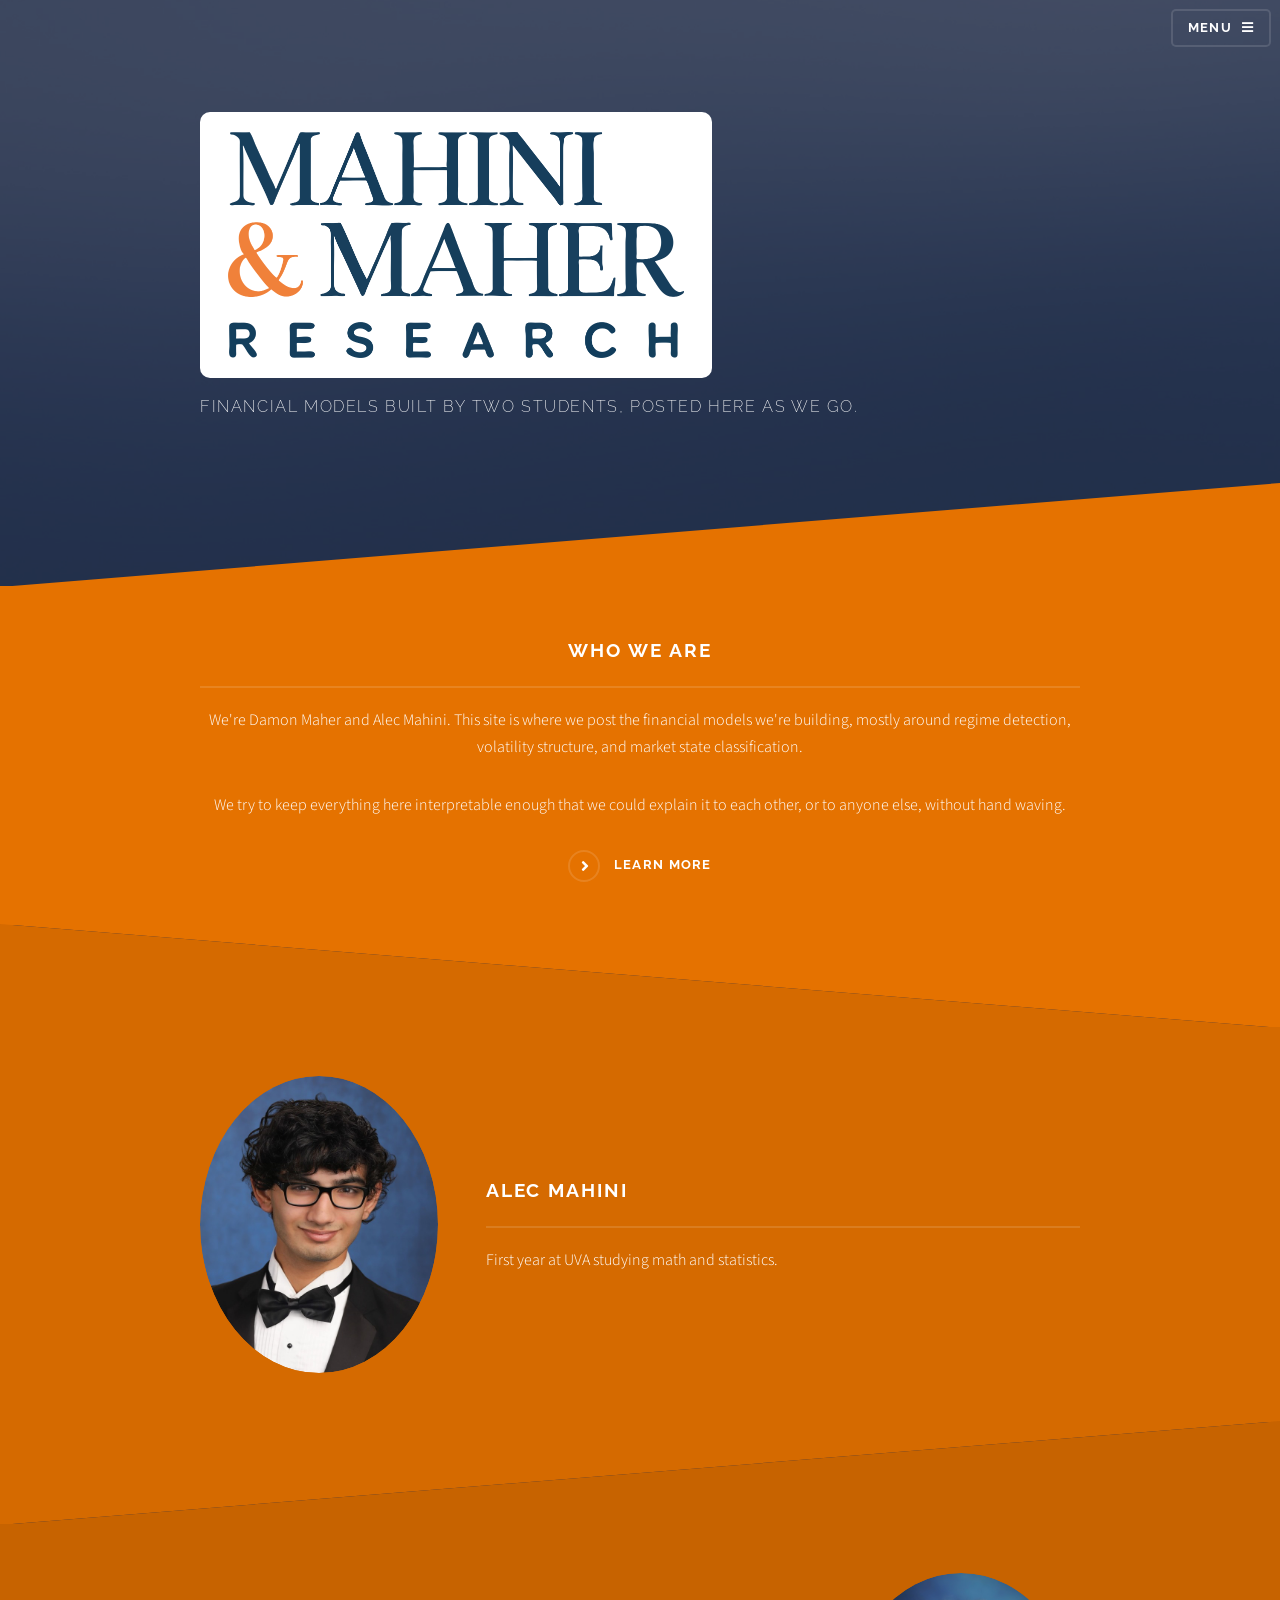
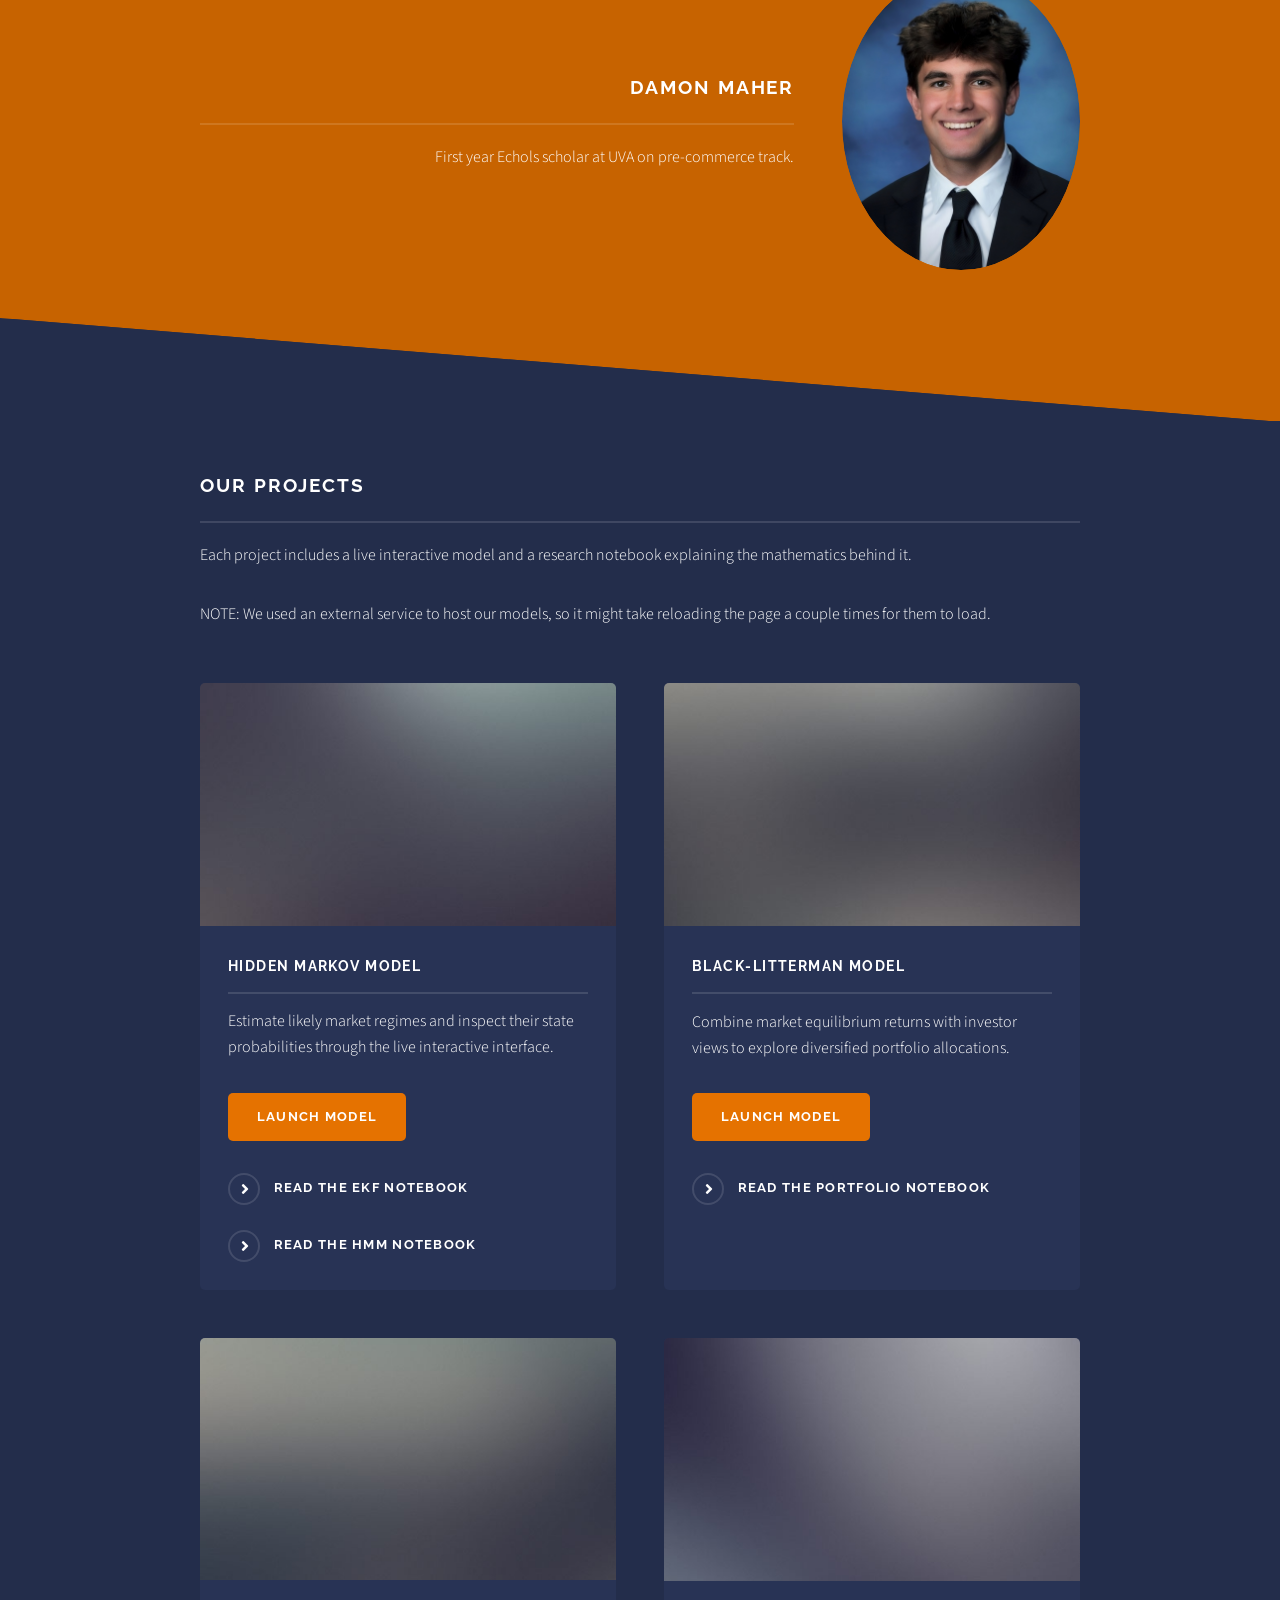
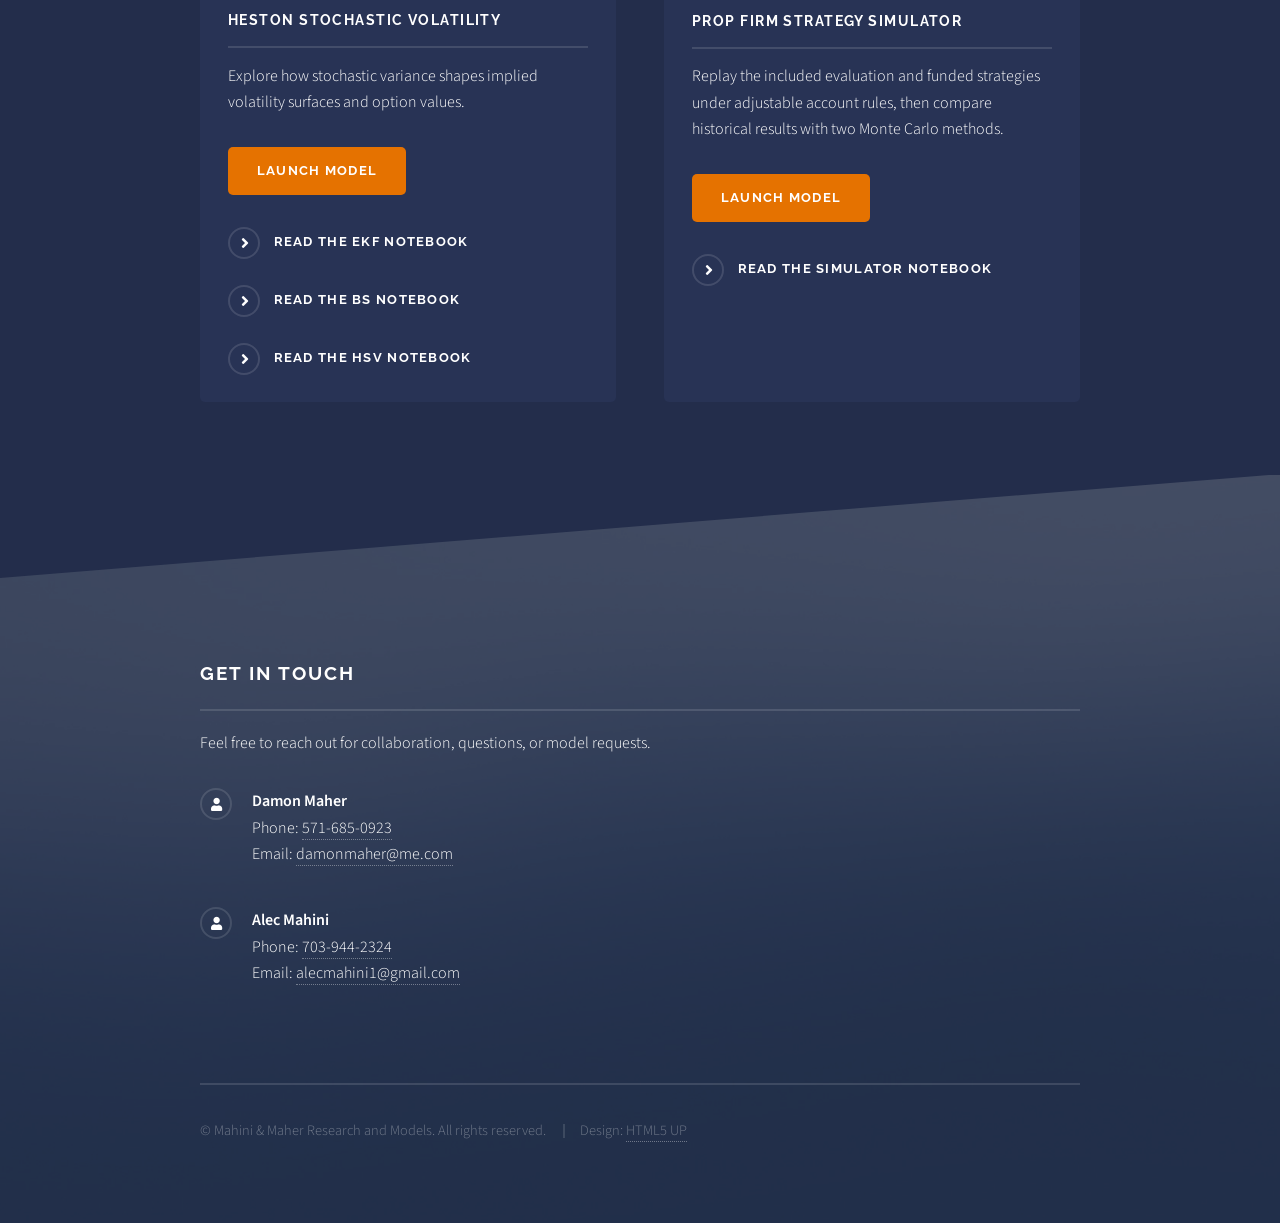
<file: index.html>
<!DOCTYPE HTML>
<html>
    <head>
        <title>Mahini & Maher Research and Models</title>
        <meta charset="utf-8" />
        <meta name="viewport" content="width=device-width, initial-scale=1, user-scalable=no" />
        <link rel="stylesheet" href="assets/css/main.css" />
        <noscript><link rel="stylesheet" href="assets/css/noscript.css" /></noscript>
    </head>
    <body class="is-preload">

        <div id="page-wrapper">

            <header id="header" class="alt">
                <h1><a href="index.html">Mahini & Maher Research</a></h1>
                <nav>
                    <a href="#menu">Menu</a>
                </nav>
            </header>

            <nav id="menu">
                <div class="inner">
                    <h2>Menu</h2>
                    <ul class="links">
                        <li><a href="index.html">Home</a></li>
                        <li><a href="generic.html">About</a></li>
                        <li><a href="#models">Models</a></li>
                        <li><a href="elements.html">How Models Work</a></li>
                    </ul>
                    <a href="#" class="close">Close</a>
                </div>
            </nav>

            <!-- Banner -->
            <section id="banner">
                <div class="inner">
                    <img src="images/logo.png" alt="Mahini & Maher Research" class="banner-logo" />
                    <p>Financial models built by two students, posted here as we go.</p>
                </div>
            </section>

            <!-- Wrapper -->
            <section id="wrapper">

                <!-- About Section -->
                <section id="one" class="wrapper spotlight style1">
                    <div class="inner">
                        <div class="content align-center">
                            <h2 class="major">Who We Are</h2>
                            <p>We're Damon Maher and Alec Mahini. This site is where we post the financial models we're building, mostly around regime detection, volatility structure, and market state classification.</p>
                            <p>We try to keep everything here interpretable enough that we could explain it to each other, or to anyone else, without hand waving.</p>
                            <a href="generic.html" class="special">Learn more</a>
                        </div>
                    </div>
                </section>

                <!-- Alec Mahini -->
                <section id="two" class="wrapper alt spotlight style2">
                    <div class="inner">
                        <a class="image"><img src="images/alec-mahini.png" alt="Alec Mahini" /></a>
                        <div class="content">
                            <h2 class="major">Alec Mahini</h2>
                            <p>First year at UVA studying math and statistics.</p>
                        </div>
                    </div>
                </section>

                <!-- Damon Maher -->
                <section id="three" class="wrapper spotlight style3">
                    <div class="inner">
                        <a class="image"><img src="images/damon-maher.jpeg" alt="Damon Maher" /></a>
                        <div class="content">
                            <h2 class="major">Damon Maher</h2>
                            <p>First year Echols scholar at UVA on pre-commerce track.</p>
                        </div>
                    </div>
                </section>

                <!-- Project Grid -->
                <section id="models" class="wrapper alt style1">
                    <div class="inner">
                        <h2 class="major">Our Projects</h2>
                        <p>Each project includes a live interactive model and a research notebook explaining the mathematics behind it.</p>
                        <p>NOTE: We used an external service to host our models, so it might take reloading the page a couple times for them to load.</p>

                        <section class="features">

                            <!-- Project 1: Hidden Markov Model -->
                            <article>
                                <a href="https://financial-models-qwzk.onrender.com/hmm" class="image" target="_blank" rel="noopener noreferrer"><img src="images/pic04.jpg" alt="Open the Hidden Markov Model" /></a>
                                <h3 class="major">Hidden Markov Model</h3>
                                <p>Estimate likely market regimes and inspect their state probabilities through the live interactive interface.</p>
                                <ul class="actions">
                                    <li><a href="https://financial-models-qwzk.onrender.com/hmm" class="button primary" target="_blank" rel="noopener noreferrer">Launch model</a></li>
                                </ul>
                                <a href="https://github.com/damonmaher/financial-models/blob/main/math_code/notebooks/EKF.ipynb" class="special" target="_blank" rel="noopener noreferrer">Read the EKF notebook</a>
                                <a href="https://github.com/damonmaher/financial-models/blob/main/math_code/notebooks/HMM.ipynb" class="special" target="_blank" rel="noopener noreferrer">Read the HMM notebook</a>
                            </article>

                            <!-- Project 2: Black-Litterman -->
                            <article>
                                <a href="https://financial-models-qwzk.onrender.com/bl" class="image" target="_blank" rel="noopener noreferrer"><img src="images/pic05.jpg" alt="Open the Black-Litterman Model" /></a>
                                <h3 class="major">Black-Litterman Model</h3>
                                <p>Combine market equilibrium returns with investor views to explore diversified portfolio allocations.</p>
                                <ul class="actions">
                                    <li><a href="https://financial-models-qwzk.onrender.com/bl" class="button primary" target="_blank" rel="noopener noreferrer">Launch model</a></li>
                                </ul>
                                <a href="https://github.com/damonmaher/financial-models/blob/main/math_code/notebooks/Diversification.ipynb" class="special" target="_blank" rel="noopener noreferrer">Read the portfolio notebook</a>
                            </article>

                            <!-- Project 3: Heston Stochastic Volatility -->
                            <article>
                                <a href="https://financial-models-qwzk.onrender.com/hsv" class="image" target="_blank" rel="noopener noreferrer"><img src="images/pic06.jpg" alt="Open the Heston Stochastic Volatility Model" /></a>
                                <h3 class="major">Heston Stochastic Volatility</h3>
                                <p>Explore how stochastic variance shapes implied volatility surfaces and option values.</p>
                                <ul class="actions">
                                    <li><a href="https://financial-models-qwzk.onrender.com/hsv" class="button primary" target="_blank" rel="noopener noreferrer">Launch model</a></li>
                                </ul>
                                <a href="https://github.com/damonmaher/financial-models/blob/main/math_code/notebooks/EKF.ipynb" class="special" target="_blank" rel="noopener noreferrer">Read the EKF notebook</a>
                                <a href="https://github.com/damonmaher/financial-models/blob/main/math_code/notebooks/BS.ipynb" class="special" target="_blank" rel="noopener noreferrer">Read the BS notebook</a>
                                <a href="https://github.com/damonmaher/financial-models/blob/main/math_code/notebooks/HSV.ipynb" class="special" target="_blank" rel="noopener noreferrer">Read the HSV notebook</a>
                            </article>

                            <!-- Project 4: Prop Firm Strategy Simulator -->
                            <article>
                                <a href="https://financial-models-qwzk.onrender.com/prop-sim" class="image" target="_blank" rel="noopener noreferrer"><img src="images/pic07.jpg" alt="Open the Prop Firm Strategy Simulator" /></a>
                                <h3 class="major">Prop Firm Strategy Simulator</h3>
                                <p>Replay the included evaluation and funded strategies under adjustable account rules, then compare historical results with two Monte Carlo methods.</p>
                                <ul class="actions">
                                    <li><a href="https://financial-models-qwzk.onrender.com/prop-sim" class="button primary" target="_blank" rel="noopener noreferrer">Launch model</a></li>
                                </ul>
                                <a href="https://github.com/damonmaher/financial-models/blob/main/math_code/notebooks/PropFirmSimulation.ipynb" class="special" target="_blank" rel="noopener noreferrer">Read the simulator notebook</a>
                            </article>

                        </section>

                    </div>
                </section>

            </section>

            <!-- Footer -->
            <section id="footer">
                <div class="inner">
                    <h2 class="major">Get in touch</h2>
                    <p>Feel free to reach out for collaboration, questions, or model requests.</p>

                    <ul class="contact">
                        <li class="icon solid fa-user">
                            <strong>Damon Maher</strong><br />
                            Phone: <a href="tel:5716850923">571‑685‑0923</a><br />
                            Email: <a href="mailto:damonmaher@me.com">damonmaher@me.com</a>
                        </li>
                        <li class="icon solid fa-user">
                            <strong>Alec Mahini</strong><br />
                            Phone: <a href="tel:7039442324">703‑944‑2324</a><br />
                            Email: <a href="mailto:alecmahini1@gmail.com">alecmahini1@gmail.com</a>
                        </li>
                    </ul>

                    <ul class="copyright">
                        <li>&copy; Mahini & Maher Research and Models. All rights reserved.</li>
                        <li>Design: <a href="http://html5up.net">HTML5 UP</a></li>
                    </ul>
                </div>
            </section>

        </div>

        <script src="assets/js/jquery.min.js"></script>
        <script src="assets/js/jquery.scrollex.min.js"></script>
        <script src="assets/js/browser.min.js"></script>
        <script src="assets/js/breakpoints.min.js"></script>
        <script src="assets/js/util.js"></script>
        <script src="assets/js/main.js"></script>

    </body>
</html>
</file>
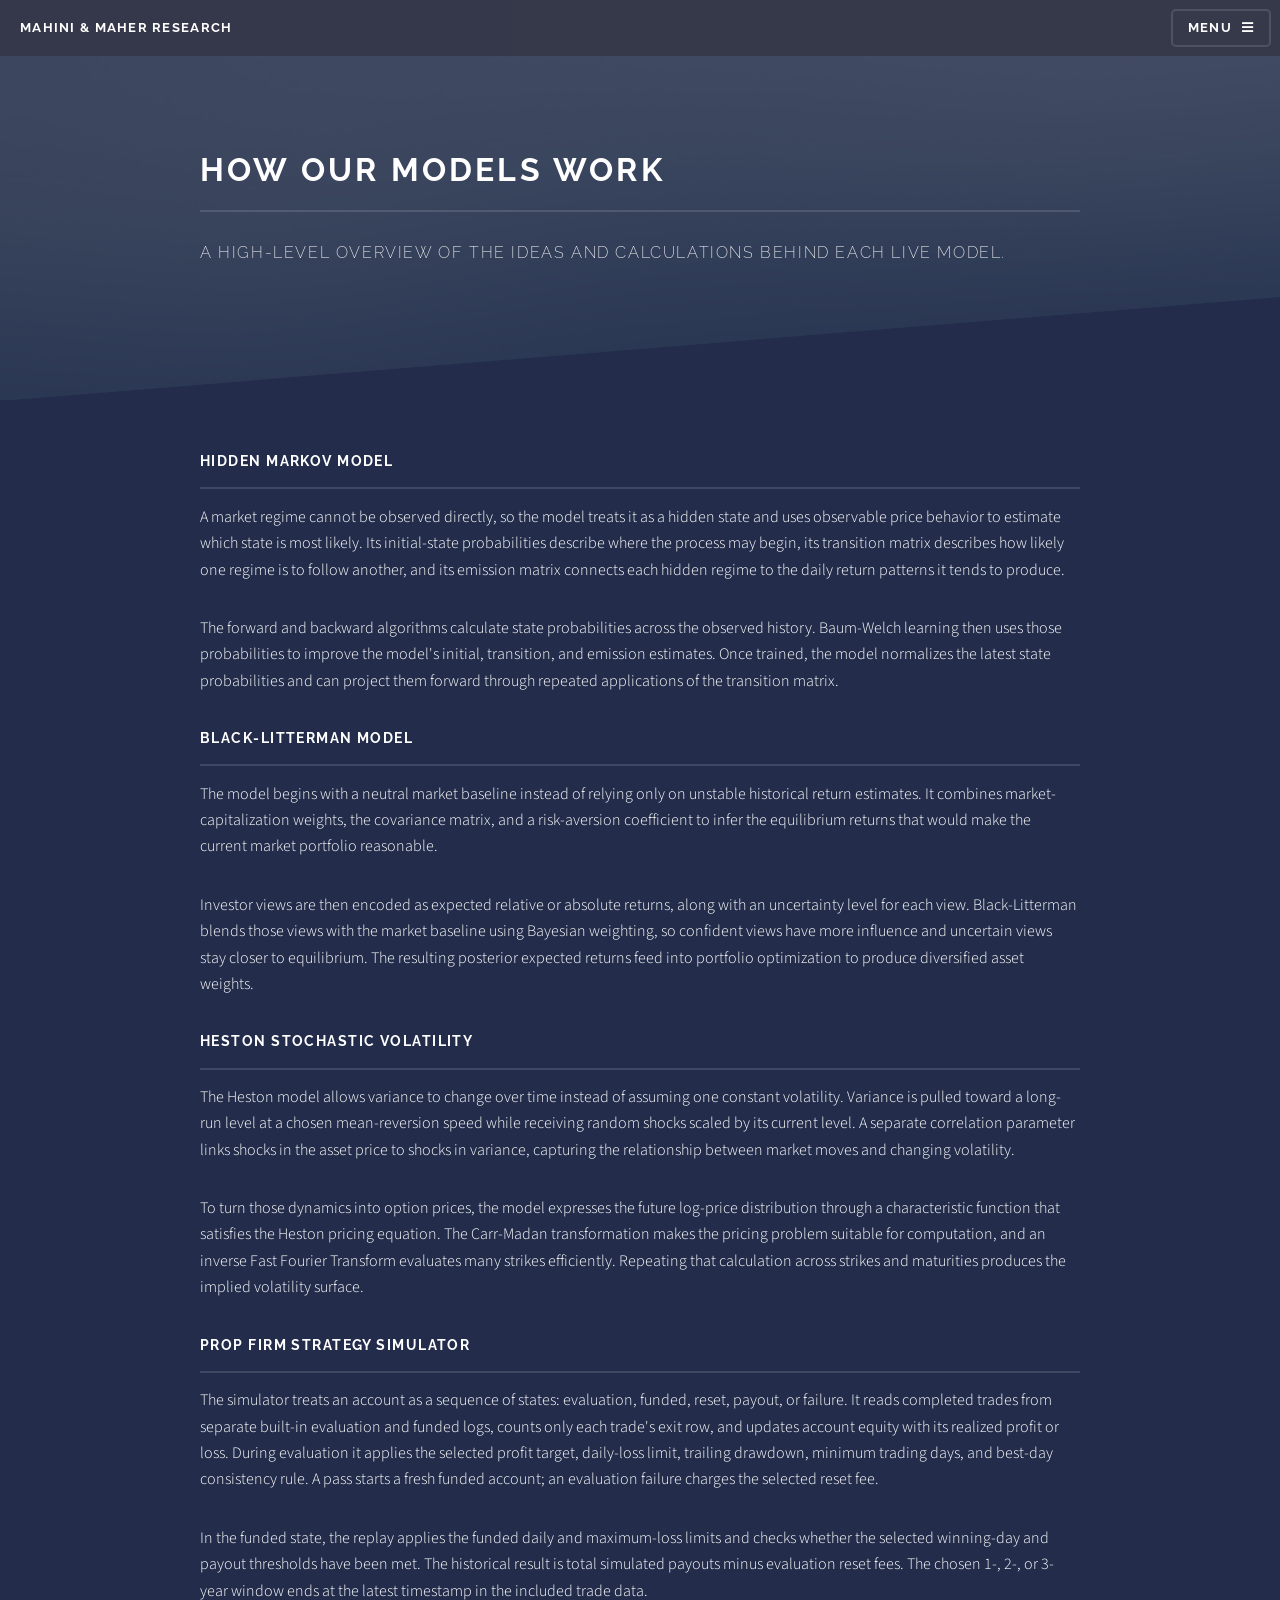
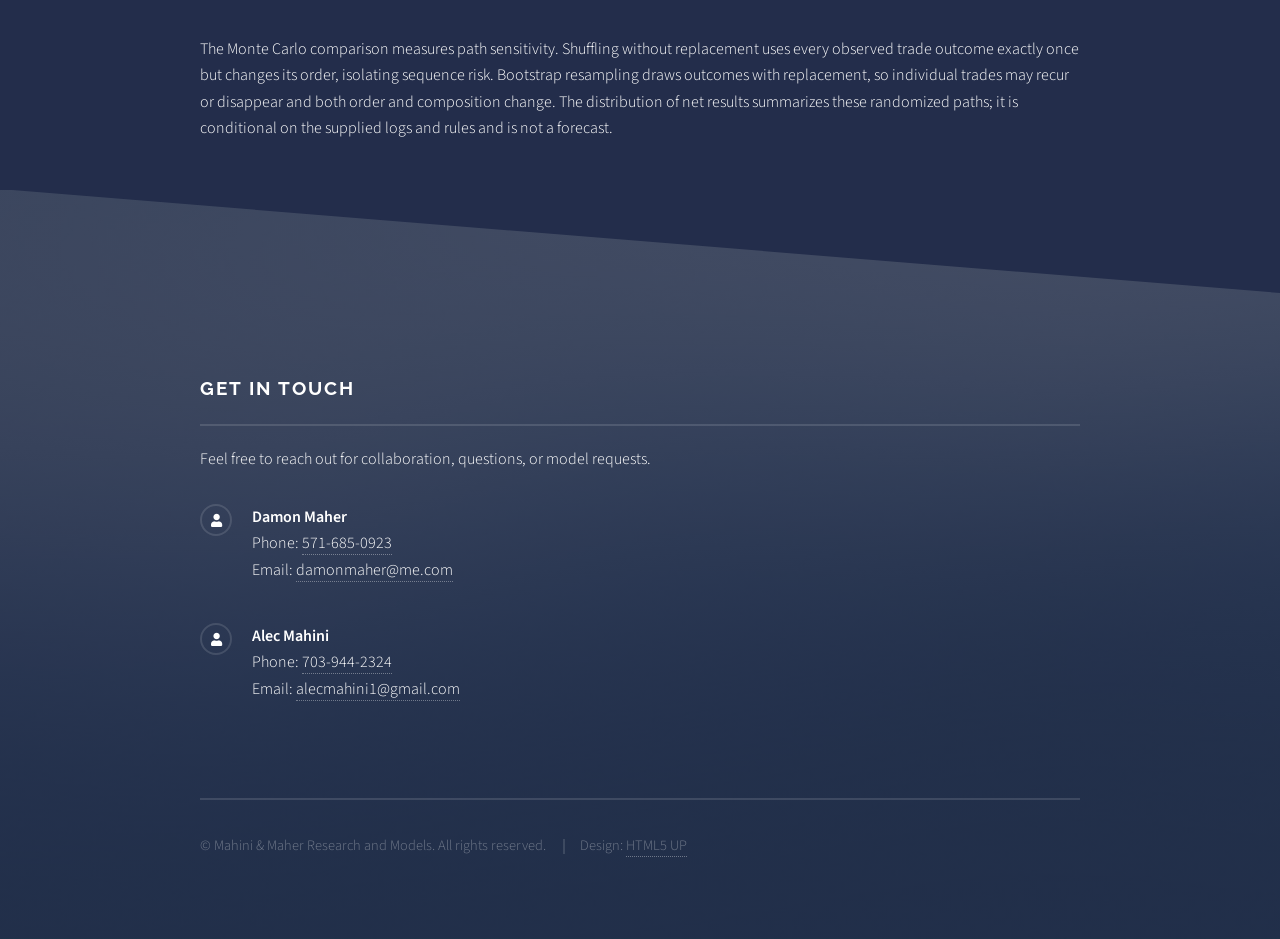
<file: elements.html>
<!DOCTYPE HTML>
<html>
    <head>
        <title>How Our Models Work | Mahini & Maher Research</title>
        <meta charset="utf-8" />
        <meta name="viewport" content="width=device-width, initial-scale=1, user-scalable=no" />
        <link rel="stylesheet" href="assets/css/main.css" />
        <noscript><link rel="stylesheet" href="assets/css/noscript.css" /></noscript>
    </head>
    <body class="is-preload">

        <div id="page-wrapper">

            <header id="header">
                <h1><a href="index.html">Mahini & Maher Research</a></h1>
                <nav>
                    <a href="#menu">Menu</a>
                </nav>
            </header>

            <nav id="menu">
                <div class="inner">
                    <h2>Menu</h2>
                    <ul class="links">
                        <li><a href="index.html">Home</a></li>
                        <li><a href="generic.html">About</a></li>
                        <li><a href="elements.html">How Models Work</a></li>
                    </ul>
                    <a href="#" class="close">Close</a>
                </div>
            </nav>

            <!-- Wrapper -->
            <section id="wrapper">
                <header>
                    <div class="inner">
                        <h2>How Our Models Work</h2>
                        <p>A high-level overview of the ideas and calculations behind each live model.</p>
                    </div>
                </header>

                <!-- Content -->
                <div class="wrapper">
                    <div class="inner">

                        <section>
                            <h3 class="major">Hidden Markov Model</h3>
                            <p>A market regime cannot be observed directly, so the model treats it as a hidden state and uses observable price behavior to estimate which state is most likely. Its initial-state probabilities describe where the process may begin, its transition matrix describes how likely one regime is to follow another, and its emission matrix connects each hidden regime to the daily return patterns it tends to produce.</p>

                            <p>The forward and backward algorithms calculate state probabilities across the observed history. Baum-Welch learning then uses those probabilities to improve the model's initial, transition, and emission estimates. Once trained, the model normalizes the latest state probabilities and can project them forward through repeated applications of the transition matrix.</p>
                        </section>

                        <section>
                            <h3 class="major">Black-Litterman Model</h3>
                            <p>The model begins with a neutral market baseline instead of relying only on unstable historical return estimates. It combines market-capitalization weights, the covariance matrix, and a risk-aversion coefficient to infer the equilibrium returns that would make the current market portfolio reasonable.</p>

                            <p>Investor views are then encoded as expected relative or absolute returns, along with an uncertainty level for each view. Black-Litterman blends those views with the market baseline using Bayesian weighting, so confident views have more influence and uncertain views stay closer to equilibrium. The resulting posterior expected returns feed into portfolio optimization to produce diversified asset weights.</p>
                        </section>

                        <section>
                            <h3 class="major">Heston Stochastic Volatility</h3>
                            <p>The Heston model allows variance to change over time instead of assuming one constant volatility. Variance is pulled toward a long-run level at a chosen mean-reversion speed while receiving random shocks scaled by its current level. A separate correlation parameter links shocks in the asset price to shocks in variance, capturing the relationship between market moves and changing volatility.</p>

                            <p>To turn those dynamics into option prices, the model expresses the future log-price distribution through a characteristic function that satisfies the Heston pricing equation. The Carr-Madan transformation makes the pricing problem suitable for computation, and an inverse Fast Fourier Transform evaluates many strikes efficiently. Repeating that calculation across strikes and maturities produces the implied volatility surface.</p>
                        </section>

                        <section>
                            <h3 class="major">Prop Firm Strategy Simulator</h3>
                            <p>The simulator treats an account as a sequence of states: evaluation, funded, reset, payout, or failure. It reads completed trades from separate built-in evaluation and funded logs, counts only each trade's exit row, and updates account equity with its realized profit or loss. During evaluation it applies the selected profit target, daily-loss limit, trailing drawdown, minimum trading days, and best-day consistency rule. A pass starts a fresh funded account; an evaluation failure charges the selected reset fee.</p>

                            <p>In the funded state, the replay applies the funded daily and maximum-loss limits and checks whether the selected winning-day and payout thresholds have been met. The historical result is total simulated payouts minus evaluation reset fees. The chosen 1-, 2-, or 3-year window ends at the latest timestamp in the included trade data.</p>

                            <p>The Monte Carlo comparison measures path sensitivity. Shuffling without replacement uses every observed trade outcome exactly once but changes its order, isolating sequence risk. Bootstrap resampling draws outcomes with replacement, so individual trades may recur or disappear and both order and composition change. The distribution of net results summarizes these randomized paths; it is conditional on the supplied logs and rules and is not a forecast.</p>
                        </section>

                    </div>
                </div>

            </section>

            <!-- Footer -->
            <section id="footer">
                <div class="inner">
                    <h2 class="major">Get in touch</h2>
                    <p>Feel free to reach out for collaboration, questions, or model requests.</p>

                    <ul class="contact">
                        <li class="icon solid fa-user">
                            <strong>Damon Maher</strong><br />
                            Phone: <a href="tel:5716850923">571‑685‑0923</a><br />
                            Email: <a href="mailto:damonmaher@me.com">damonmaher@me.com</a>
                        </li>
                        <li class="icon solid fa-user">
                            <strong>Alec Mahini</strong><br />
                            Phone: <a href="tel:7039442324">703‑944‑2324</a><br />
                            Email: <a href="mailto:alecmahini1@gmail.com">alecmahini1@gmail.com</a>
                        </li>
                    </ul>

                    <ul class="copyright">
                        <li>&copy; Mahini & Maher Research and Models. All rights reserved.</li>
                        <li>Design: <a href="http://html5up.net">HTML5 UP</a></li>
                    </ul>
                </div>
            </section>

        </div>

        <script src="assets/js/jquery.min.js"></script>
        <script src="assets/js/jquery.scrollex.min.js"></script>
        <script src="assets/js/browser.min.js"></script>
        <script src="assets/js/breakpoints.min.js"></script>
        <script src="assets/js/util.js"></script>
        <script src="assets/js/main.js"></script>

    </body>
</html>
</file>
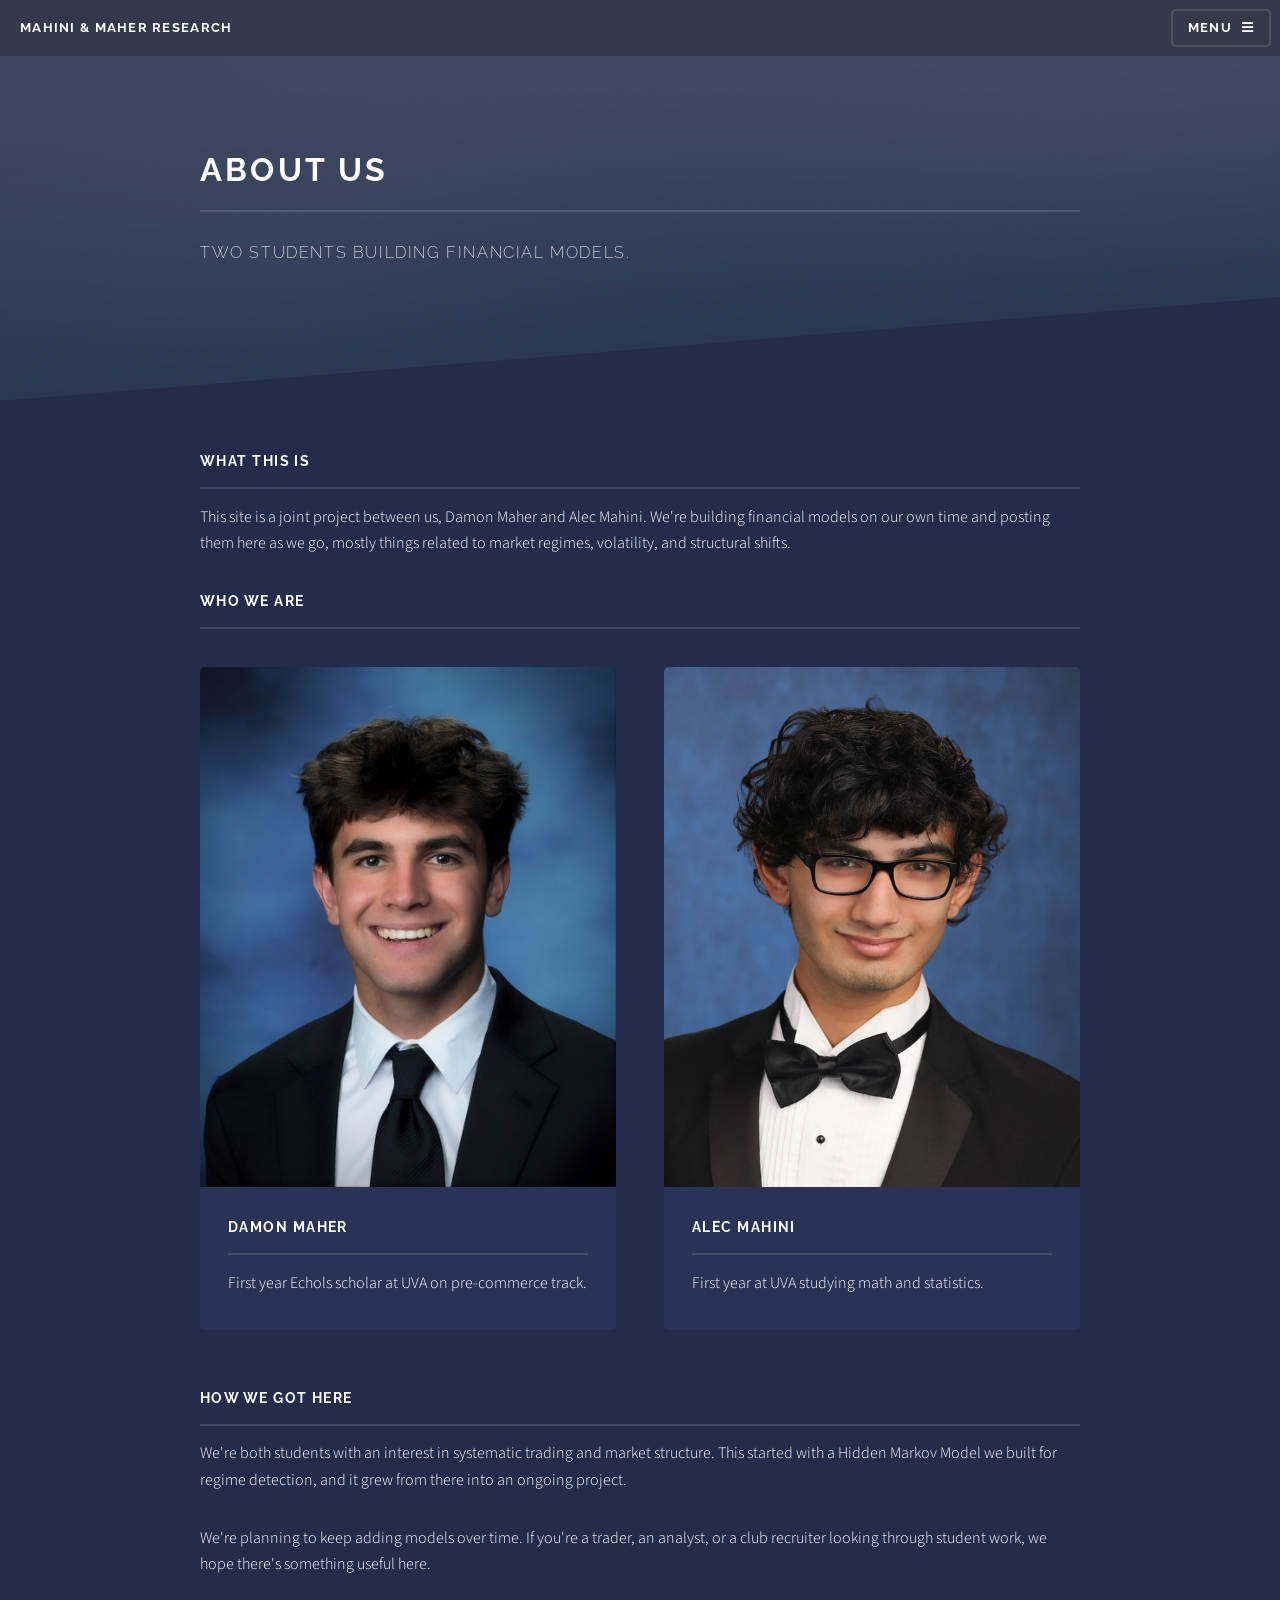
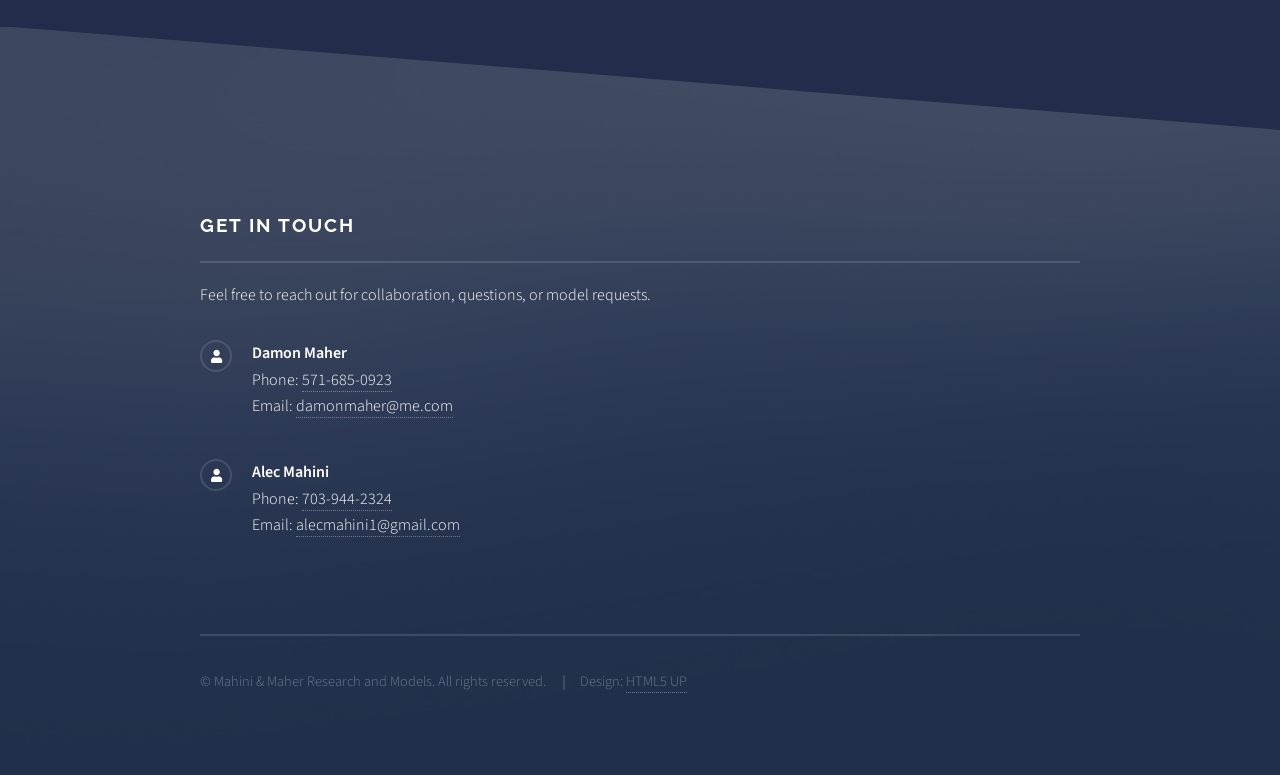
<file: generic.html>
<!DOCTYPE HTML>
<html>
    <head>
        <title>About Us: Mahini & Maher Research and Models</title>
        <meta charset="utf-8" />
        <meta name="viewport" content="width=device-width, initial-scale=1, user-scalable=no" />
        <link rel="stylesheet" href="assets/css/main.css" />
        <noscript><link rel="stylesheet" href="assets/css/noscript.css" /></noscript>
    </head>
    <body class="is-preload">

        <div id="page-wrapper">

            <header id="header">
                <h1><a href="index.html">Mahini & Maher Research</a></h1>
                <nav>
                    <a href="#menu">Menu</a>
                </nav>
            </header>

            <nav id="menu">
                <div class="inner">
                    <h2>Menu</h2>
                    <ul class="links">
                        <li><a href="index.html">Home</a></li>
                        <li><a href="generic.html">About</a></li>
                        <li><a href="elements.html">How Models Work</a></li>
                    </ul>
                    <a href="#" class="close">Close</a>
                </div>
            </nav>

            <!-- Wrapper -->
            <section id="wrapper">
                <header>
                    <div class="inner">
                        <h2>About Us</h2>
                        <p>Two students building financial models.</p>
                    </div>
                </header>

                <!-- Content -->
                <div class="wrapper">
                    <div class="inner">

                        <h3 class="major">What this is</h3>
                        <p>This site is a joint project between us, Damon Maher and Alec Mahini. We're building financial models on our own time and posting them here as we go, mostly things related to market regimes, volatility, and structural shifts.</p>

                        <h3 class="major">Who We Are</h3>
                        <section class="features">
                            <article>
                                <a class="image"><img src="images/damon-maher.jpeg" alt="Damon Maher" /></a>
                                <h3 class="major">Damon Maher</h3>
                                <p>First year Echols scholar at UVA on pre-commerce track.</p>
                            </article>

                            <article>
                                <a class="image"><img src="images/alec-mahini.png" alt="Alec Mahini" /></a>
                                <h3 class="major">Alec Mahini</h3>
                                <p>First year at UVA studying math and statistics.</p>
                            </article>
                        </section>

                        <h3 class="major">How we got here</h3>
                        <p>We're both students with an interest in systematic trading and market structure. This started with a Hidden Markov Model we built for regime detection, and it grew from there into an ongoing project.</p>

                        <p>We're planning to keep adding models over time. If you're a trader, an analyst, or a club recruiter looking through student work, we hope there's something useful here.</p>

                    </div>
                </div>

            </section>

            <!-- Footer -->
            <section id="footer">
                <div class="inner">
                    <h2 class="major">Get in touch</h2>
                    <p>Feel free to reach out for collaboration, questions, or model requests.</p>

                    <ul class="contact">
                        <li class="icon solid fa-user">
                            <strong>Damon Maher</strong><br />
                            Phone: <a href="tel:5716850923">571‑685‑0923</a><br />
                            Email: <a href="mailto:damonmaher@me.com">damonmaher@me.com</a>
                        </li>
                        <li class="icon solid fa-user">
                            <strong>Alec Mahini</strong><br />
                            Phone: <a href="tel:7039442324">703‑944‑2324</a><br />
                            Email: <a href="mailto:alecmahini1@gmail.com">alecmahini1@gmail.com</a>
                        </li>
                    </ul>

                    <ul class="copyright">
                        <li>&copy; Mahini & Maher Research and Models. All rights reserved.</li>
                        <li>Design: <a href="http://html5up.net">HTML5 UP</a></li>
                    </ul>
                </div>
            </section>

        </div>
							
        <script src="assets/js/jquery.min.js"></script>
        <script src="assets/js/jquery.scrollex.min.js"></script>
        <script src="assets/js/browser.min.js"></script>
        <script src="assets/js/breakpoints.min.js"></script>
        <script src="assets/js/util.js"></script>
        <script src="assets/js/main.js"></script>

    </body>
</html>
</file>
<file: assets/css/noscript.css>
/*
	Solid State by HTML5 UP
	html5up.net | @ajlkn
	Free for personal and commercial use under the CCA 3.0 license (html5up.net/license)
*/

/* Banner */

	body.is-preload #banner .logo {
		-moz-transform: none;
		-webkit-transform: none;
		-ms-transform: none;
		transform: none;
		opacity: 1;
	}

	body.is-preload #banner h2 {
		opacity: 1;
		-moz-transform: none;
		-webkit-transform: none;
		-ms-transform: none;
		transform: none;
		-moz-filter: none;
		-webkit-filter: none;
		-ms-filter: none;
		filter: none;
	}

	body.is-preload #banner p {
		opacity: 01;
		-moz-transform: none;
		-webkit-transform: none;
		-ms-transform: none;
		transform: none;
		-moz-filter: none;
		-webkit-filter: none;
		-ms-filter: none;
		filter: none;
	}
</file>
<file: assets/css/main.css>
@import url(fontawesome-all.min.css);
@import url("https://fonts.googleapis.com/css?family=Raleway:200,700|Source+Sans+Pro:300,600,300italic,600italic");

/*
	Solid State by HTML5 UP
	html5up.net | @ajlkn
	Free for personal and commercial use under the CCA 3.0 license (html5up.net/license)
*/

html, body, div, span, applet, object,
iframe, h1, h2, h3, h4, h5, h6, p, blockquote,
pre, a, abbr, acronym, address, big, cite,
code, del, dfn, em, img, ins, kbd, q, s, samp,
small, strike, strong, sub, sup, tt, var, b,
u, i, center, dl, dt, dd, ol, ul, li, fieldset,
form, label, legend, table, caption, tbody,
tfoot, thead, tr, th, td, article, aside,
canvas, details, embed, figure, figcaption,
footer, header, hgroup, menu, nav, output, ruby,
section, summary, time, mark, audio, video {
	margin: 0;
	padding: 0;
	border: 0;
	font-size: 100%;
	font: inherit;
	vertical-align: baseline;}

article, aside, details, figcaption, figure,
footer, header, hgroup, menu, nav, section {
	display: block;}

body {
	line-height: 1;
}

ol, ul {
	list-style: none;
}

blockquote, q {
	quotes: none;
}

	blockquote:before, blockquote:after, q:before, q:after {
		content: '';
		content: none;
	}

table {
	border-collapse: collapse;
	border-spacing: 0;
}

body {
	-webkit-text-size-adjust: none;
}

mark {
	background-color: transparent;
	color: inherit;
}

input::-moz-focus-inner {
	border: 0;
	padding: 0;
}

input, select, textarea {
	-moz-appearance: none;
	-webkit-appearance: none;
	-ms-appearance: none;
	appearance: none;
}

/* Basic */

	@-ms-viewport {
		width: device-width;
	}

	body {
		-ms-overflow-style: scrollbar;
	}

	@media screen and (max-width: 480px) {

		html, body {
			min-width: 320px;
		}

	}

	html {
		box-sizing: border-box;
	}

	*, *:before, *:after {
		box-sizing: inherit;
	}

	body {
		background-color: #232d4b;
		background-image: linear-gradient(to top, rgba(35, 45, 75, 0.8), rgba(35, 45, 75, 0.8)), url("../../images/bg.jpg");
		background-size: auto,
 cover;
		background-attachment: fixed,
 fixed;
		background-position: center,
 center;
	}

		body.is-preload *, body.is-preload *:before, body.is-preload *:after {
			-moz-animation: none !important;
			-webkit-animation: none !important;
			-ms-animation: none !important;
			animation: none !important;
			-moz-transition: none !important;
			-webkit-transition: none !important;
			-ms-transition: none !important;
			transition: none !important;
		}

/* Type */

	body, input, select, textarea {
		color: #ffffff;
		font-family: "Source Sans Pro", Helvetica, sans-serif;
		font-size: 16.5pt;
		font-weight: 300;
		line-height: 1.65;
	}

		@media screen and (max-width: 1680px) {

			body, input, select, textarea {
				font-size: 13pt;
			}

		}

		@media screen and (max-width: 1280px) {

			body, input, select, textarea {
				font-size: 12pt;
			}

		}

		@media screen and (max-width: 980px) {

			body, input, select, textarea {
				font-size: 12pt;
			}

		}

		@media screen and (max-width: 736px) {

			body, input, select, textarea {
				font-size: 12pt;
			}

		}

		@media screen and (max-width: 480px) {

			body, input, select, textarea {
				font-size: 12pt;
			}

		}

	a {
		-moz-transition: color 0.2s ease-in-out, border-bottom-color 0.2s ease-in-out;
		-webkit-transition: color 0.2s ease-in-out, border-bottom-color 0.2s ease-in-out;
		-ms-transition: color 0.2s ease-in-out, border-bottom-color 0.2s ease-in-out;
		transition: color 0.2s ease-in-out, border-bottom-color 0.2s ease-in-out;
		border-bottom: dotted 1px rgba(255, 255, 255, 0.35);
		color: #ffffff;
		text-decoration: none;
	}

		a:hover {
			border-bottom-color: transparent;
			color: #ffffff !important;
		}

		a.special:not(.button) {
			text-decoration: none;
			border-bottom: 0;
			display: block;
			font-family: Raleway, Helvetica, sans-serif;
			font-size: 0.8em;
			font-weight: 700;
			letter-spacing: 0.1em;
			margin: 0 0 2em 0;
			text-transform: uppercase;
		}

			a.special:not(.button):before {
				-moz-osx-font-smoothing: grayscale;
				-webkit-font-smoothing: antialiased;
				display: inline-block;
				font-style: normal;
				font-variant: normal;
				text-rendering: auto;
				line-height: 1;
				text-transform: none !important;
				font-family: 'Font Awesome 5 Free';
				font-weight: 900;
			}

			a.special:not(.button):before {
				-moz-transition: background-color 0.2s ease-in-out;
				-webkit-transition: background-color 0.2s ease-in-out;
				-ms-transition: background-color 0.2s ease-in-out;
				transition: background-color 0.2s ease-in-out;
				border-radius: 100%;
				border: solid 2px rgba(255, 255, 255, 0.125);
				content: '\f105';
				display: inline-block;
				font-size: 1.25em;
				height: 2em;
				line-height: 1.75em;
				margin-right: 0.85em;
				text-align: center;
				text-indent: 0.15em;
				vertical-align: middle;
				width: 2em;
			}

			a.special:not(.button):hover:before {
				background-color: rgba(255, 255, 255, 0.025);
			}

			a.special:not(.button):active:before {
				background-color: rgba(255, 255, 255, 0.075);
			}

	strong, b {
		color: #ffffff;
		font-weight: 600;
	}

	em, i {
		font-style: italic;
	}

	p {
		margin: 0 0 2em 0;
	}

	h1, h2, h3, h4, h5, h6 {
		color: #ffffff;
		font-family: Raleway, Helvetica, sans-serif;
		font-weight: 700;
		letter-spacing: 0.1em;
		margin: 0 0 1em 0;
		text-transform: uppercase;
	}

		h1 a, h2 a, h3 a, h4 a, h5 a, h6 a {
			color: inherit;
			text-decoration: none;
			border-bottom: 0;
		}

		h1 span, h2 span, h3 span, h4 span, h5 span, h6 span {
			font-weight: 200;
		}

		h1.major, h2.major, h3.major, h4.major, h5.major, h6.major {
			padding-bottom: 1em;
			border-bottom: solid 2px rgba(255, 255, 255, 0.125);
		}

	h2 {
		font-size: 1.2em;
	}

	h3 {
		font-size: 0.9em;
	}

	h4 {
		font-size: 0.7em;
	}

	h5 {
		font-size: 0.7em;
	}

	h6 {
		font-size: 0.7em;
	}

	@media screen and (max-width: 736px) {

		h2 {
			font-size: 1em;
		}

		h3 {
			font-size: 0.8em;
		}

	}

	sub {
		font-size: 0.8em;
		position: relative;
		top: 0.5em;
	}

	sup {
		font-size: 0.8em;
		position: relative;
		top: -0.5em;
	}

	blockquote {
		border-left: solid 4px rgba(255, 255, 255, 0.125);
		font-style: italic;
		margin: 0 0 2em 0;
		padding: 0.5em 0 0.5em 2em;
	}

	code {
		background: rgba(255, 255, 255, 0.025);
		border-radius: 5px;
		border: solid 2px rgba(255, 255, 255, 0.125);
		font-family: "Courier New", monospace;
		font-size: 0.9em;
		margin: 0 0.25em;
		padding: 0.25em 0.65em;
	}

	pre {
		-webkit-overflow-scrolling: touch;
		font-family: "Courier New", monospace;
		font-size: 0.9em;
		margin: 0 0 2em 0;
	}

		pre code {
			display: block;
			line-height: 1.75em;
			padding: 1em 1.5em;
			overflow-x: auto;
		}

	hr {
		border: 0;
		border-bottom: solid 2px rgba(255, 255, 255, 0.125);
		margin: 2.5em 0;
	}

		hr.major {
			margin: 4em 0;
		}

	.align-left {
		text-align: left;
	}

	.align-center {
		text-align: center;
	}

	.align-right {
		text-align: right;
	}

/* Row */

	.row {
		display: flex;
		flex-wrap: wrap;
		box-sizing: border-box;
		align-items: stretch;
	}

		.row > * {
			box-sizing: border-box;
		}

		.row.gtr-uniform > * > :last-child {
			margin-bottom: 0;
		}

		.row.aln-left {
			justify-content: flex-start;
		}

		.row.aln-center {
			justify-content: center;
		}

		.row.aln-right {
			justify-content: flex-end;
		}

		.row.aln-top {
			align-items: flex-start;
		}

		.row.aln-middle {
			align-items: center;
		}

		.row.aln-bottom {
			align-items: flex-end;
		}

		.row > .imp {
			order: -1;
		}

		.row > .col-1 {
			width: 8.33333%;
		}

		.row > .off-1 {
			margin-left: 8.33333%;
		}

		.row > .col-2 {
			width: 16.66667%;
		}

		.row > .off-2 {
			margin-left: 16.66667%;
		}

		.row > .col-3 {
			width: 25%;
		}

		.row > .off-3 {
			margin-left: 25%;
		}

		.row > .col-4 {
			width: 33.33333%;
		}

		.row > .off-4 {
			margin-left: 33.33333%;
		}

		.row > .col-5 {
			width: 41.66667%;
		}

		.row > .off-5 {
			margin-left: 41.66667%;
		}

		.row > .col-6 {
			width: 50%;
		}

		.row > .off-6 {
			margin-left: 50%;
		}

		.row > .col-7 {
			width: 58.33333%;
		}

		.row > .off-7 {
			margin-left: 58.33333%;
		}

		.row > .col-8 {
			width: 66.66667%;
		}

		.row > .off-8 {
			margin-left: 66.66667%;
		}

		.row > .col-9 {
			width: 75%;
		}

		.row > .off-9 {
			margin-left: 75%;
		}

		.row > .col-10 {
			width: 83.33333%;
		}

		.row > .off-10 {
			margin-left: 83.33333%;
		}

		.row > .col-11 {
			width: 91.66667%;
		}

		.row > .off-11 {
			margin-left: 91.66667%;
		}

		.row > .col-12 {
			width: 100%;
		}

		.row > .off-12 {
			margin-left: 100%;
		}

		.row.gtr-0 {
			margin-top: 0;
			margin-left: 0em;
		}

			.row.gtr-0 > * {
				padding: 0 0 0 0em;
			}

			.row.gtr-0.gtr-uniform {
				margin-top: 0em;
			}

				.row.gtr-0.gtr-uniform > * {
					padding-top: 0em;
				}

		.row.gtr-25 {
			margin-top: 0;
			margin-left: -0.4375em;
		}

			.row.gtr-25 > * {
				padding: 0 0 0 0.4375em;
			}

			.row.gtr-25.gtr-uniform {
				margin-top: -0.4375em;
			}

				.row.gtr-25.gtr-uniform > * {
					padding-top: 0.4375em;
				}

		.row.gtr-50 {
			margin-top: 0;
			margin-left: -0.875em;
		}

			.row.gtr-50 > * {
				padding: 0 0 0 0.875em;
			}

			.row.gtr-50.gtr-uniform {
				margin-top: -0.875em;
			}

				.row.gtr-50.gtr-uniform > * {
					padding-top: 0.875em;
				}

		.row {
			margin-top: 0;
			margin-left: -1.75em;
		}

			.row > * {
				padding: 0 0 0 1.75em;
			}

			.row.gtr-uniform {
				margin-top: -1.75em;
			}

				.row.gtr-uniform > * {
					padding-top: 1.75em;
				}

		.row.gtr-150 {
			margin-top: 0;
			margin-left: -2.625em;
		}

			.row.gtr-150 > * {
				padding: 0 0 0 2.625em;
			}

			.row.gtr-150.gtr-uniform {
				margin-top: -2.625em;
			}

				.row.gtr-150.gtr-uniform > * {
					padding-top: 2.625em;
				}

		.row.gtr-200 {
			margin-top: 0;
			margin-left: -3.5em;
		}

			.row.gtr-200 > * {
				padding: 0 0 0 3.5em;
			}

			.row.gtr-200.gtr-uniform {
				margin-top: -3.5em;
			}

				.row.gtr-200.gtr-uniform > * {
					padding-top: 3.5em;
				}

		@media screen and (max-width: 1680px) {

			.row {
				display: flex;
				flex-wrap: wrap;
				box-sizing: border-box;
				align-items: stretch;
			}

				.row > * {
					box-sizing: border-box;
				}

				.row.gtr-uniform > * > :last-child {
					margin-bottom: 0;
				}

				.row.aln-left {
					justify-content: flex-start;
				}

				.row.aln-center {
					justify-content: center;
				}

				.row.aln-right {
					justify-content: flex-end;
				}

				.row.aln-top {
					align-items: flex-start;
				}

				.row.aln-middle {
					align-items: center;
				}

				.row.aln-bottom {
					align-items: flex-end;
				}

				.row > .imp-xlarge {
					order: -1;
				}

				.row > .col-1-xlarge {
					width: 8.33333%;
				}

				.row > .off-1-xlarge {
					margin-left: 8.33333%;
				}

				.row > .col-2-xlarge {
					width: 16.66667%;
				}

				.row > .off-2-xlarge {
					margin-left: 16.66667%;
				}

				.row > .col-3-xlarge {
					width: 25%;
				}

				.row > .off-3-xlarge {
					margin-left: 25%;
				}

				.row > .col-4-xlarge {
					width: 33.33333%;
				}

				.row > .off-4-xlarge {
					margin-left: 33.33333%;
				}

				.row > .col-5-xlarge {
					width: 41.66667%;
				}

				.row > .off-5-xlarge {
					margin-left: 41.66667%;
				}

				.row > .col-6-xlarge {
					width: 50%;
				}

				.row > .off-6-xlarge {
					margin-left: 50%;
				}

				.row > .col-7-xlarge {
					width: 58.33333%;
				}

				.row > .off-7-xlarge {
					margin-left: 58.33333%;
				}

				.row > .col-8-xlarge {
					width: 66.66667%;
				}

				.row > .off-8-xlarge {
					margin-left: 66.66667%;
				}

				.row > .col-9-xlarge {
					width: 75%;
				}

				.row > .off-9-xlarge {
					margin-left: 75%;
				}

				.row > .col-10-xlarge {
					width: 83.33333%;
				}

				.row > .off-10-xlarge {
					margin-left: 83.33333%;
				}

				.row > .col-11-xlarge {
					width: 91.66667%;
				}

				.row > .off-11-xlarge {
					margin-left: 91.66667%;
				}

				.row > .col-12-xlarge {
					width: 100%;
				}

				.row > .off-12-xlarge {
					margin-left: 100%;
				}

				.row.gtr-0 {
					margin-top: 0;
					margin-left: 0em;
				}

					.row.gtr-0 > * {
						padding: 0 0 0 0em;
					}

					.row.gtr-0.gtr-uniform {
						margin-top: 0em;
					}

						.row.gtr-0.gtr-uniform > * {
							padding-top: 0em;
						}

				.row.gtr-25 {
					margin-top: 0;
					margin-left: -0.4375em;
				}

					.row.gtr-25 > * {
						padding: 0 0 0 0.4375em;
					}

					.row.gtr-25.gtr-uniform {
						margin-top: -0.4375em;
					}

						.row.gtr-25.gtr-uniform > * {
							padding-top: 0.4375em;
						}

				.row.gtr-50 {
					margin-top: 0;
					margin-left: -0.875em;
				}

					.row.gtr-50 > * {
						padding: 0 0 0 0.875em;
					}

					.row.gtr-50.gtr-uniform {
						margin-top: -0.875em;
					}

						.row.gtr-50.gtr-uniform > * {
							padding-top: 0.875em;
						}

				.row {
					margin-top: 0;
					margin-left: -1.75em;
				}

					.row > * {
						padding: 0 0 0 1.75em;
					}

					.row.gtr-uniform {
						margin-top: -1.75em;
					}

						.row.gtr-uniform > * {
							padding-top: 1.75em;
						}

				.row.gtr-150 {
					margin-top: 0;
					margin-left: -2.625em;
				}

					.row.gtr-150 > * {
						padding: 0 0 0 2.625em;
					}

					.row.gtr-150.gtr-uniform {
						margin-top: -2.625em;
					}

						.row.gtr-150.gtr-uniform > * {
							padding-top: 2.625em;
						}

				.row.gtr-200 {
					margin-top: 0;
					margin-left: -3.5em;
				}

					.row.gtr-200 > * {
						padding: 0 0 0 3.5em;
					}

					.row.gtr-200.gtr-uniform {
						margin-top: -3.5em;
					}

						.row.gtr-200.gtr-uniform > * {
							padding-top: 3.5em;
						}

		}

		@media screen and (max-width: 1280px) {

			.row {
				display: flex;
				flex-wrap: wrap;
				box-sizing: border-box;
				align-items: stretch;
			}

				.row > * {
					box-sizing: border-box;
				}

				.row.gtr-uniform > * > :last-child {
					margin-bottom: 0;
				}

				.row.aln-left {
					justify-content: flex-start;
				}

				.row.aln-center {
					justify-content: center;
				}

				.row.aln-right {
					justify-content: flex-end;
				}

				.row.aln-top {
					align-items: flex-start;
				}

				.row.aln-middle {
					align-items: center;
				}

				.row.aln-bottom {
					align-items: flex-end;
				}

				.row > .imp-large {
					order: -1;
				}

				.row > .col-1-large {
					width: 8.33333%;
				}

				.row > .off-1-large {
					margin-left: 8.33333%;
				}

				.row > .col-2-large {
					width: 16.66667%;
				}

				.row > .off-2-large {
					margin-left: 16.66667%;
				}

				.row > .col-3-large {
					width: 25%;
				}

				.row > .off-3-large {
					margin-left: 25%;
				}

				.row > .col-4-large {
					width: 33.33333%;
				}

				.row > .off-4-large {
					margin-left: 33.33333%;
				}

				.row > .col-5-large {
					width: 41.66667%;
				}

				.row > .off-5-large {
					margin-left: 41.66667%;
				}

				.row > .col-6-large {
					width: 50%;
				}

				.row > .off-6-large {
					margin-left: 50%;
				}

				.row > .col-7-large {
					width: 58.33333%;
				}

				.row > .off-7-large {
					margin-left: 58.33333%;
				}

				.row > .col-8-large {
					width: 66.66667%;
				}

				.row > .off-8-large {
					margin-left: 66.66667%;
				}

				.row > .col-9-large {
					width: 75%;
				}

				.row > .off-9-large {
					margin-left: 75%;
				}

				.row > .col-10-large {
					width: 83.33333%;
				}

				.row > .off-10-large {
					margin-left: 83.33333%;
				}

				.row > .col-11-large {
					width: 91.66667%;
				}

				.row > .off-11-large {
					margin-left: 91.66667%;
				}

				.row > .col-12-large {
					width: 100%;
				}

				.row > .off-12-large {
					margin-left: 100%;
				}

				.row.gtr-0 {
					margin-top: 0;
					margin-left: 0em;
				}

					.row.gtr-0 > * {
						padding: 0 0 0 0em;
					}

					.row.gtr-0.gtr-uniform {
						margin-top: 0em;
					}

						.row.gtr-0.gtr-uniform > * {
							padding-top: 0em;
						}

				.row.gtr-25 {
					margin-top: 0;
					margin-left: -0.4375em;
				}

					.row.gtr-25 > * {
						padding: 0 0 0 0.4375em;
					}

					.row.gtr-25.gtr-uniform {
						margin-top: -0.4375em;
					}

						.row.gtr-25.gtr-uniform > * {
							padding-top: 0.4375em;
						}

				.row.gtr-50 {
					margin-top: 0;
					margin-left: -0.875em;
				}

					.row.gtr-50 > * {
						padding: 0 0 0 0.875em;
					}

					.row.gtr-50.gtr-uniform {
						margin-top: -0.875em;
					}

						.row.gtr-50.gtr-uniform > * {
							padding-top: 0.875em;
						}

				.row {
					margin-top: 0;
					margin-left: -1.75em;
				}

					.row > * {
						padding: 0 0 0 1.75em;
					}

					.row.gtr-uniform {
						margin-top: -1.75em;
					}

						.row.gtr-uniform > * {
							padding-top: 1.75em;
						}

				.row.gtr-150 {
					margin-top: 0;
					margin-left: -2.625em;
				}

					.row.gtr-150 > * {
						padding: 0 0 0 2.625em;
					}

					.row.gtr-150.gtr-uniform {
						margin-top: -2.625em;
					}

						.row.gtr-150.gtr-uniform > * {
							padding-top: 2.625em;
						}

				.row.gtr-200 {
					margin-top: 0;
					margin-left: -3.5em;
				}

					.row.gtr-200 > * {
						padding: 0 0 0 3.5em;
					}

					.row.gtr-200.gtr-uniform {
						margin-top: -3.5em;
					}

						.row.gtr-200.gtr-uniform > * {
							padding-top: 3.5em;
						}

		}

		@media screen and (max-width: 980px) {

			.row {
				display: flex;
				flex-wrap: wrap;
				box-sizing: border-box;
				align-items: stretch;
			}

				.row > * {
					box-sizing: border-box;
				}

				.row.gtr-uniform > * > :last-child {
					margin-bottom: 0;
				}

				.row.aln-left {
					justify-content: flex-start;
				}

				.row.aln-center {
					justify-content: center;
				}

				.row.aln-right {
					justify-content: flex-end;
				}

				.row.aln-top {
					align-items: flex-start;
				}

				.row.aln-middle {
					align-items: center;
				}

				.row.aln-bottom {
					align-items: flex-end;
				}

				.row > .imp-medium {
					order: -1;
				}

				.row > .col-1-medium {
					width: 8.33333%;
				}

				.row > .off-1-medium {
					margin-left: 8.33333%;
				}

				.row > .col-2-medium {
					width: 16.66667%;
				}

				.row > .off-2-medium {
					margin-left: 16.66667%;
				}

				.row > .col-3-medium {
					width: 25%;
				}

				.row > .off-3-medium {
					margin-left: 25%;
				}

				.row > .col-4-medium {
					width: 33.33333%;
				}

				.row > .off-4-medium {
					margin-left: 33.33333%;
				}

				.row > .col-5-medium {
					width: 41.66667%;
				}

				.row > .off-5-medium {
					margin-left: 41.66667%;
				}

				.row > .col-6-medium {
					width: 50%;
				}

				.row > .off-6-medium {
					margin-left: 50%;
				}

				.row > .col-7-medium {
					width: 58.33333%;
				}

				.row > .off-7-medium {
					margin-left: 58.33333%;
				}

				.row > .col-8-medium {
					width: 66.66667%;
				}

				.row > .off-8-medium {
					margin-left: 66.66667%;
				}

				.row > .col-9-medium {
					width: 75%;
				}

				.row > .off-9-medium {
					margin-left: 75%;
				}

				.row > .col-10-medium {
					width: 83.33333%;
				}

				.row > .off-10-medium {
					margin-left: 83.33333%;
				}

				.row > .col-11-medium {
					width: 91.66667%;
				}

				.row > .off-11-medium {
					margin-left: 91.66667%;
				}

				.row > .col-12-medium {
					width: 100%;
				}

				.row > .off-12-medium {
					margin-left: 100%;
				}

				.row.gtr-0 {
					margin-top: 0;
					margin-left: 0em;
				}

					.row.gtr-0 > * {
						padding: 0 0 0 0em;
					}

					.row.gtr-0.gtr-uniform {
						margin-top: 0em;
					}

						.row.gtr-0.gtr-uniform > * {
							padding-top: 0em;
						}

				.row.gtr-25 {
					margin-top: 0;
					margin-left: -0.4375em;
				}

					.row.gtr-25 > * {
						padding: 0 0 0 0.4375em;
					}

					.row.gtr-25.gtr-uniform {
						margin-top: -0.4375em;
					}

						.row.gtr-25.gtr-uniform > * {
							padding-top: 0.4375em;
						}

				.row.gtr-50 {
					margin-top: 0;
					margin-left: -0.875em;
				}

					.row.gtr-50 > * {
						padding: 0 0 0 0.875em;
					}

					.row.gtr-50.gtr-uniform {
						margin-top: -0.875em;
					}

						.row.gtr-50.gtr-uniform > * {
							padding-top: 0.875em;
						}

				.row {
					margin-top: 0;
					margin-left: -1.75em;
				}

					.row > * {
						padding: 0 0 0 1.75em;
					}

					.row.gtr-uniform {
						margin-top: -1.75em;
					}

						.row.gtr-uniform > * {
							padding-top: 1.75em;
						}

				.row.gtr-150 {
					margin-top: 0;
					margin-left: -2.625em;
				}

					.row.gtr-150 > * {
						padding: 0 0 0 2.625em;
					}

					.row.gtr-150.gtr-uniform {
						margin-top: -2.625em;
					}

						.row.gtr-150.gtr-uniform > * {
							padding-top: 2.625em;
						}

				.row.gtr-200 {
					margin-top: 0;
					margin-left: -3.5em;
				}

					.row.gtr-200 > * {
						padding: 0 0 0 3.5em;
					}

					.row.gtr-200.gtr-uniform {
						margin-top: -3.5em;
					}

						.row.gtr-200.gtr-uniform > * {
							padding-top: 3.5em;
						}

		}

		@media screen and (max-width: 736px) {

			.row {
				display: flex;
				flex-wrap: wrap;
				box-sizing: border-box;
				align-items: stretch;
			}

				.row > * {
					box-sizing: border-box;
				}

				.row.gtr-uniform > * > :last-child {
					margin-bottom: 0;
				}

				.row.aln-left {
					justify-content: flex-start;
				}

				.row.aln-center {
					justify-content: center;
				}

				.row.aln-right {
					justify-content: flex-end;
				}

				.row.aln-top {
					align-items: flex-start;
				}

				.row.aln-middle {
					align-items: center;
				}

				.row.aln-bottom {
					align-items: flex-end;
				}

				.row > .imp-small {
					order: -1;
				}

				.row > .col-1-small {
					width: 8.33333%;
				}

				.row > .off-1-small {
					margin-left: 8.33333%;
				}

				.row > .col-2-small {
					width: 16.66667%;
				}

				.row > .off-2-small {
					margin-left: 16.66667%;
				}

				.row > .col-3-small {
					width: 25%;
				}

				.row > .off-3-small {
					margin-left: 25%;
				}

				.row > .col-4-small {
					width: 33.33333%;
				}

				.row > .off-4-small {
					margin-left: 33.33333%;
				}

				.row > .col-5-small {
					width: 41.66667%;
				}

				.row > .off-5-small {
					margin-left: 41.66667%;
				}

				.row > .col-6-small {
					width: 50%;
				}

				.row > .off-6-small {
					margin-left: 50%;
				}

				.row > .col-7-small {
					width: 58.33333%;
				}

				.row > .off-7-small {
					margin-left: 58.33333%;
				}

				.row > .col-8-small {
					width: 66.66667%;
				}

				.row > .off-8-small {
					margin-left: 66.66667%;
				}

				.row > .col-9-small {
					width: 75%;
				}

				.row > .off-9-small {
					margin-left: 75%;
				}

				.row > .col-10-small {
					width: 83.33333%;
				}

				.row > .off-10-small {
					margin-left: 83.33333%;
				}

				.row > .col-11-small {
					width: 91.66667%;
				}

				.row > .off-11-small {
					margin-left: 91.66667%;
				}

				.row > .col-12-small {
					width: 100%;
				}

				.row > .off-12-small {
					margin-left: 100%;
				}

				.row.gtr-0 {
					margin-top: 0;
					margin-left: 0em;
				}

					.row.gtr-0 > * {
						padding: 0 0 0 0em;
					}

					.row.gtr-0.gtr-uniform {
						margin-top: 0em;
					}

						.row.gtr-0.gtr-uniform > * {
							padding-top: 0em;
						}

				.row.gtr-25 {
					margin-top: 0;
					margin-left: -0.3125em;
				}

					.row.gtr-25 > * {
						padding: 0 0 0 0.3125em;
					}

					.row.gtr-25.gtr-uniform {
						margin-top: -0.3125em;
					}

						.row.gtr-25.gtr-uniform > * {
							padding-top: 0.3125em;
						}

				.row.gtr-50 {
					margin-top: 0;
					margin-left: -0.625em;
				}

					.row.gtr-50 > * {
						padding: 0 0 0 0.625em;
					}

					.row.gtr-50.gtr-uniform {
						margin-top: -0.625em;
					}

						.row.gtr-50.gtr-uniform > * {
							padding-top: 0.625em;
						}

				.row {
					margin-top: 0;
					margin-left: -1.25em;
				}

					.row > * {
						padding: 0 0 0 1.25em;
					}

					.row.gtr-uniform {
						margin-top: -1.25em;
					}

						.row.gtr-uniform > * {
							padding-top: 1.25em;
						}

				.row.gtr-150 {
					margin-top: 0;
					margin-left: -1.875em;
				}

					.row.gtr-150 > * {
						padding: 0 0 0 1.875em;
					}

					.row.gtr-150.gtr-uniform {
						margin-top: -1.875em;
					}

						.row.gtr-150.gtr-uniform > * {
							padding-top: 1.875em;
						}

				.row.gtr-200 {
					margin-top: 0;
					margin-left: -2.5em;
				}

					.row.gtr-200 > * {
						padding: 0 0 0 2.5em;
					}

					.row.gtr-200.gtr-uniform {
						margin-top: -2.5em;
					}

						.row.gtr-200.gtr-uniform > * {
							padding-top: 2.5em;
						}

		}

		@media screen and (max-width: 480px) {

			.row {
				display: flex;
				flex-wrap: wrap;
				box-sizing: border-box;
				align-items: stretch;
			}

				.row > * {
					box-sizing: border-box;
				}

				.row.gtr-uniform > * > :last-child {
					margin-bottom: 0;
				}

				.row.aln-left {
					justify-content: flex-start;
				}

				.row.aln-center {
					justify-content: center;
				}

				.row.aln-right {
					justify-content: flex-end;
				}

				.row.aln-top {
					align-items: flex-start;
				}

				.row.aln-middle {
					align-items: center;
				}

				.row.aln-bottom {
					align-items: flex-end;
				}

				.row > .imp-xsmall {
					order: -1;
				}

				.row > .col-1-xsmall {
					width: 8.33333%;
				}

				.row > .off-1-xsmall {
					margin-left: 8.33333%;
				}

				.row > .col-2-xsmall {
					width: 16.66667%;
				}

				.row > .off-2-xsmall {
					margin-left: 16.66667%;
				}

				.row > .col-3-xsmall {
					width: 25%;
				}

				.row > .off-3-xsmall {
					margin-left: 25%;
				}

				.row > .col-4-xsmall {
					width: 33.33333%;
				}

				.row > .off-4-xsmall {
					margin-left: 33.33333%;
				}

				.row > .col-5-xsmall {
					width: 41.66667%;
				}

				.row > .off-5-xsmall {
					margin-left: 41.66667%;
				}

				.row > .col-6-xsmall {
					width: 50%;
				}

				.row > .off-6-xsmall {
					margin-left: 50%;
				}

				.row > .col-7-xsmall {
					width: 58.33333%;
				}

				.row > .off-7-xsmall {
					margin-left: 58.33333%;
				}

				.row > .col-8-xsmall {
					width: 66.66667%;
				}

				.row > .off-8-xsmall {
					margin-left: 66.66667%;
				}

				.row > .col-9-xsmall {
					width: 75%;
				}

				.row > .off-9-xsmall {
					margin-left: 75%;
				}

				.row > .col-10-xsmall {
					width: 83.33333%;
				}

				.row > .off-10-xsmall {
					margin-left: 83.33333%;
				}

				.row > .col-11-xsmall {
					width: 91.66667%;
				}

				.row > .off-11-xsmall {
					margin-left: 91.66667%;
				}

				.row > .col-12-xsmall {
					width: 100%;
				}

				.row > .off-12-xsmall {
					margin-left: 100%;
				}

				.row.gtr-0 {
					margin-top: 0;
					margin-left: 0em;
				}

					.row.gtr-0 > * {
						padding: 0 0 0 0em;
					}

					.row.gtr-0.gtr-uniform {
						margin-top: 0em;
					}

						.row.gtr-0.gtr-uniform > * {
							padding-top: 0em;
						}

				.row.gtr-25 {
					margin-top: 0;
					margin-left: -0.3125em;
				}

					.row.gtr-25 > * {
						padding: 0 0 0 0.3125em;
					}

					.row.gtr-25.gtr-uniform {
						margin-top: -0.3125em;
					}

						.row.gtr-25.gtr-uniform > * {
							padding-top: 0.3125em;
						}

				.row.gtr-50 {
					margin-top: 0;
					margin-left: -0.625em;
				}

					.row.gtr-50 > * {
						padding: 0 0 0 0.625em;
					}

					.row.gtr-50.gtr-uniform {
						margin-top: -0.625em;
					}

						.row.gtr-50.gtr-uniform > * {
							padding-top: 0.625em;
						}

				.row {
					margin-top: 0;
					margin-left: -1.25em;
				}

					.row > * {
						padding: 0 0 0 1.25em;
					}

					.row.gtr-uniform {
						margin-top: -1.25em;
					}

						.row.gtr-uniform > * {
							padding-top: 1.25em;
						}

				.row.gtr-150 {
					margin-top: 0;
					margin-left: -1.875em;
				}

					.row.gtr-150 > * {
						padding: 0 0 0 1.875em;
					}

					.row.gtr-150.gtr-uniform {
						margin-top: -1.875em;
					}

						.row.gtr-150.gtr-uniform > * {
							padding-top: 1.875em;
						}

				.row.gtr-200 {
					margin-top: 0;
					margin-left: -2.5em;
				}

					.row.gtr-200 > * {
						padding: 0 0 0 2.5em;
					}

					.row.gtr-200.gtr-uniform {
						margin-top: -2.5em;
					}

						.row.gtr-200.gtr-uniform > * {
							padding-top: 2.5em;
						}

		}

		@media screen and (max-width: 360px) {

			.row {
				display: flex;
				flex-wrap: wrap;
				box-sizing: border-box;
				align-items: stretch;
			}

				.row > * {
					box-sizing: border-box;
				}

				.row.gtr-uniform > * > :last-child {
					margin-bottom: 0;
				}

				.row.aln-left {
					justify-content: flex-start;
				}

				.row.aln-center {
					justify-content: center;
				}

				.row.aln-right {
					justify-content: flex-end;
				}

				.row.aln-top {
					align-items: flex-start;
				}

				.row.aln-middle {
					align-items: center;
				}

				.row.aln-bottom {
					align-items: flex-end;
				}

				.row > .imp-xxsmall {
					order: -1;
				}

				.row > .col-1-xxsmall {
					width: 8.33333%;
				}

				.row > .off-1-xxsmall {
					margin-left: 8.33333%;
				}

				.row > .col-2-xxsmall {
					width: 16.66667%;
				}

				.row > .off-2-xxsmall {
					margin-left: 16.66667%;
				}

				.row > .col-3-xxsmall {
					width: 25%;
				}

				.row > .off-3-xxsmall {
					margin-left: 25%;
				}

				.row > .col-4-xxsmall {
					width: 33.33333%;
				}

				.row > .off-4-xxsmall {
					margin-left: 33.33333%;
				}

				.row > .col-5-xxsmall {
					width: 41.66667%;
				}

				.row > .off-5-xxsmall {
					margin-left: 41.66667%;
				}

				.row > .col-6-xxsmall {
					width: 50%;
				}

				.row > .off-6-xxsmall {
					margin-left: 50%;
				}

				.row > .col-7-xxsmall {
					width: 58.33333%;
				}

				.row > .off-7-xxsmall {
					margin-left: 58.33333%;
				}

				.row > .col-8-xxsmall {
					width: 66.66667%;
				}

				.row > .off-8-xxsmall {
					margin-left: 66.66667%;
				}

				.row > .col-9-xxsmall {
					width: 75%;
				}

				.row > .off-9-xxsmall {
					margin-left: 75%;
				}

				.row > .col-10-xxsmall {
					width: 83.33333%;
				}

				.row > .off-10-xxsmall {
					margin-left: 83.33333%;
				}

				.row > .col-11-xxsmall {
					width: 91.66667%;
				}

				.row > .off-11-xxsmall {
					margin-left: 91.66667%;
				}

				.row > .col-12-xxsmall {
					width: 100%;
				}

				.row > .off-12-xxsmall {
					margin-left: 100%;
				}

				.row.gtr-0 {
					margin-top: 0;
					margin-left: 0em;
				}

					.row.gtr-0 > * {
						padding: 0 0 0 0em;
					}

					.row.gtr-0.gtr-uniform {
						margin-top: 0em;
					}

						.row.gtr-0.gtr-uniform > * {
							padding-top: 0em;
						}

				.row.gtr-25 {
					margin-top: 0;
					margin-left: -0.3125em;
				}

					.row.gtr-25 > * {
						padding: 0 0 0 0.3125em;
					}

					.row.gtr-25.gtr-uniform {
						margin-top: -0.3125em;
					}

						.row.gtr-25.gtr-uniform > * {
							padding-top: 0.3125em;
						}

				.row.gtr-50 {
					margin-top: 0;
					margin-left: -0.625em;
				}

					.row.gtr-50 > * {
						padding: 0 0 0 0.625em;
					}

					.row.gtr-50.gtr-uniform {
						margin-top: -0.625em;
					}

						.row.gtr-50.gtr-uniform > * {
							padding-top: 0.625em;
						}

				.row {
					margin-top: 0;
					margin-left: -1.25em;
				}

					.row > * {
						padding: 0 0 0 1.25em;
					}

					.row.gtr-uniform {
						margin-top: -1.25em;
					}

						.row.gtr-uniform > * {
							padding-top: 1.25em;
						}

				.row.gtr-150 {
					margin-top: 0;
					margin-left: -1.875em;
				}

					.row.gtr-150 > * {
						padding: 0 0 0 1.875em;
					}

					.row.gtr-150.gtr-uniform {
						margin-top: -1.875em;
					}

						.row.gtr-150.gtr-uniform > * {
							padding-top: 1.875em;
						}

				.row.gtr-200 {
					margin-top: 0;
					margin-left: -2.5em;
				}

					.row.gtr-200 > * {
						padding: 0 0 0 2.5em;
					}

					.row.gtr-200.gtr-uniform {
						margin-top: -2.5em;
					}

						.row.gtr-200.gtr-uniform > * {
							padding-top: 2.5em;
						}

		}

/* Section/Article */

	section.special, article.special {
		text-align: center;
	}

/* Form */

	form {
		margin: 0 0 2em 0;
	}

		form > :last-child {
			margin-bottom: 0;
		}

		form > .fields {
			display: -moz-flex;
			display: -webkit-flex;
			display: -ms-flex;
			display: flex;
			-moz-flex-wrap: wrap;
			-webkit-flex-wrap: wrap;
			-ms-flex-wrap: wrap;
			flex-wrap: wrap;
			width: calc(100% + 3em);
			margin: -1.5em 0 2em -1.5em;
		}

			form > .fields > .field {
				-moz-flex-grow: 0;
				-webkit-flex-grow: 0;
				-ms-flex-grow: 0;
				flex-grow: 0;
				-moz-flex-shrink: 0;
				-webkit-flex-shrink: 0;
				-ms-flex-shrink: 0;
				flex-shrink: 0;
				padding: 1.5em 0 0 1.5em;
				width: calc(100% - 1.5em);
			}

				form > .fields > .field.half {
					width: calc(50% - 0.75em);
				}

				form > .fields > .field.third {
					width: calc(100%/3 - 0.5em);
				}

				form > .fields > .field.quarter {
					width: calc(25% - 0.375em);
				}

		@media screen and (max-width: 480px) {

			form > .fields {
				width: calc(100% + 3em);
				margin: -1.5em 0 2em -1.5em;
			}

				form > .fields > .field {
					padding: 1.5em 0 0 1.5em;
					width: calc(100% - 1.5em);
				}

					form > .fields > .field.half {
						width: calc(100% - 1.5em);
					}

					form > .fields > .field.third {
						width: calc(100% - 1.5em);
					}

					form > .fields > .field.quarter {
						width: calc(100% - 1.5em);
					}

		}

	label {
		color: #ffffff;
		display: block;
		font-family: Raleway, Helvetica, sans-serif;
		font-size: 0.8em;
		font-weight: 700;
		letter-spacing: 0.1em;
		margin: 0 0 0.7em 0;
		text-transform: uppercase;
	}

	input[type="text"],
	input[type="password"],
	input[type="email"],
	input[type="tel"],
	select,
	textarea {
		-moz-appearance: none;
		-webkit-appearance: none;
		-ms-appearance: none;
		appearance: none;
		background: rgba(255, 255, 255, 0.025);
		border-radius: 5px;
		border: none;
		border: solid 2px rgba(255, 255, 255, 0.125);
		color: inherit;
		display: block;
		outline: 0;
		padding: 0 1em;
		text-decoration: none;
		width: 100%;
	}

		input[type="text"]:invalid,
		input[type="password"]:invalid,
		input[type="email"]:invalid,
		input[type="tel"]:invalid,
		select:invalid,
		textarea:invalid {
			box-shadow: none;
		}

		input[type="text"]:focus,
		input[type="password"]:focus,
		input[type="email"]:focus,
		input[type="tel"]:focus,
		select:focus,
		textarea:focus {
			border-color: #ff8105;
		}

	select {
		background-image: url("data:image/svg+xml;charset=utf8,%3Csvg xmlns='http://www.w3.org/2000/svg' width='40' height='40' preserveAspectRatio='none' viewBox='0 0 40 40'%3E%3Cpath d='M9.4,12.3l10.4,10.4l10.4-10.4c0.2-0.2,0.5-0.4,0.9-0.4c0.3,0,0.6,0.1,0.9,0.4l3.3,3.3c0.2,0.2,0.4,0.5,0.4,0.9 c0,0.4-0.1,0.6-0.4,0.9L20.7,31.9c-0.2,0.2-0.5,0.4-0.9,0.4c-0.3,0-0.6-0.1-0.9-0.4L4.3,17.3c-0.2-0.2-0.4-0.5-0.4-0.9 c0-0.4,0.1-0.6,0.4-0.9l3.3-3.3c0.2-0.2,0.5-0.4,0.9-0.4S9.1,12.1,9.4,12.3z' fill='rgba(255, 255, 255, 0.125)' /%3E%3C/svg%3E");
		background-size: 1.25rem;
		background-repeat: no-repeat;
		background-position: calc(100% - 1rem) center;
		height: 2.75em;
		padding-right: 2.75em;
		text-overflow: ellipsis;
	}

		select option {
			color: #ffffff;
			background: #232d4b;
		}

		select:focus::-ms-value {
			background-color: transparent;
		}

		select::-ms-expand {
			display: none;
		}

	input[type="text"],
	input[type="password"],
	input[type="email"],
	select {
		height: 2.75em;
	}

	textarea {
		padding: 0.75em 1em;
	}

	input[type="checkbox"],
	input[type="radio"] {
		-moz-appearance: none;
		-webkit-appearance: none;
		-ms-appearance: none;
		appearance: none;
		display: block;
		float: left;
		margin-right: -2em;
		opacity: 0;
		width: 1em;
		z-index: -1;
	}

		input[type="checkbox"] + label,
		input[type="radio"] + label {
			text-decoration: none;
			color: #ffffff;
			cursor: pointer;
			display: inline-block;
			font-size: 1em;
			font-family: "Source Sans Pro", Helvetica, sans-serif;
			text-transform: none;
			letter-spacing: 0;
			font-weight: 300;
			padding-left: 2.4em;
			padding-right: 0.75em;
			position: relative;
		}

			input[type="checkbox"] + label:before,
			input[type="radio"] + label:before {
				-moz-osx-font-smoothing: grayscale;
				-webkit-font-smoothing: antialiased;
				display: inline-block;
				font-style: normal;
				font-variant: normal;
				text-rendering: auto;
				line-height: 1;
				text-transform: none !important;
				font-family: 'Font Awesome 5 Free';
				font-weight: 900;
			}

			input[type="checkbox"] + label:before,
			input[type="radio"] + label:before {
				background: rgba(255, 255, 255, 0.025);
				border-radius: 5px;
				border: solid 2px rgba(255, 255, 255, 0.125);
				content: '';
				display: inline-block;
				font-size: 0.8em;
				height: 2.0625em;
				left: 0;
				line-height: 2.0625em;
				position: absolute;
				text-align: center;
				top: 0;
				width: 2.0625em;
			}

		input[type="checkbox"]:checked + label:before,
		input[type="radio"]:checked + label:before {
			background: #ffffff;
			border-color: #ffffff;
			content: '\f00c';
			color: #232d4b;
		}

		input[type="checkbox"]:focus + label:before,
		input[type="radio"]:focus + label:before {
			border-color: #e57200;
		}

	input[type="checkbox"] + label:before {
		border-radius: 5px;
	}

	input[type="radio"] + label:before {
		border-radius: 100%;
	}

	::-webkit-input-placeholder {
		color: rgba(255, 255, 255, 0.35) !important;
		opacity: 1.0;
	}

	:-moz-placeholder {
		color: rgba(255, 255, 255, 0.35) !important;
		opacity: 1.0;
	}

	::-moz-placeholder {
		color: rgba(255, 255, 255, 0.35) !important;
		opacity: 1.0;
	}

	:-ms-input-placeholder {
		color: rgba(255, 255, 255, 0.35) !important;
		opacity: 1.0;
	}

/* Box */

	.box {
		border-radius: 5px;
		border: solid 2px rgba(255, 255, 255, 0.125);
		margin-bottom: 2em;
		padding: 1.5em;
	}

		.box > :last-child,
		.box > :last-child > :last-child,
		.box > :last-child > :last-child > :last-child {
			margin-bottom: 0;
		}

		.box.alt {
			border: 0;
			border-radius: 0;
			padding: 0;
		}

/* Icon */

	.icon {
		text-decoration: none;
		border-bottom: none;
		position: relative;
	}

		.icon:before {
			-moz-osx-font-smoothing: grayscale;
			-webkit-font-smoothing: antialiased;
			display: inline-block;
			font-style: normal;
			font-variant: normal;
			text-rendering: auto;
			line-height: 1;
			text-transform: none !important;
			font-family: 'Font Awesome 5 Free';
			font-weight: 400;
		}

		.icon > .label {
			display: none;
		}

		.icon:before {
			line-height: inherit;
		}

		.icon.solid:before {
			font-weight: 900;
		}

		.icon.brands:before {
			font-family: 'Font Awesome 5 Brands';
		}

/* Image */

	.image {
		border-radius: 5px;
		border: 0;
		display: inline-block;
		position: relative;
	}

		.image img {
			border-radius: 5px;
			display: block;
		}

		.image.left, .image.right {
			max-width: 40%;
		}

			.image.left img, .image.right img {
				width: 100%;
			}

		.image.left {
			float: left;
			padding: 0 1.5em 1em 0;
			top: 0.25em;
		}

		.image.right {
			float: right;
			padding: 0 0 1em 1.5em;
			top: 0.25em;
		}

		.image.fit {
			display: block;
			margin: 0 0 2em 0;
			width: 100%;
		}

			.image.fit img {
				width: 100%;
			}

		.image.main {
			display: block;
			margin: 0 0 3em 0;
			width: 100%;
		}

			.image.main img {
				width: 100%;
			}

/* List */

	ol {
		list-style: decimal;
		margin: 0 0 2em 0;
		padding-left: 1.25em;
	}

		ol li {
			padding-left: 0.25em;
		}

	ul {
		list-style: disc;
		margin: 0 0 2em 0;
		padding-left: 1em;
	}

		ul li {
			padding-left: 0.5em;
		}

		ul.alt {
			list-style: none;
			padding-left: 0;
		}

			ul.alt li {
				border-top: solid 1px rgba(255, 255, 255, 0.125);
				padding: 0.5em 0;
			}

				ul.alt li:first-child {
					border-top: 0;
					padding-top: 0;
				}

	dl {
		margin: 0 0 2em 0;
	}

		dl dt {
			display: block;
			font-weight: 600;
			margin: 0 0 1em 0;
		}

		dl dd {
			margin-left: 2em;
		}

/* Actions */

	ul.actions {
		display: -moz-flex;
		display: -webkit-flex;
		display: -ms-flex;
		display: flex;
		cursor: default;
		list-style: none;
		margin-left: -1em;
		padding-left: 0;
	}

		ul.actions li {
			padding: 0 0 0 1em;
			vertical-align: middle;
		}

		ul.actions.special {
			-moz-justify-content: center;
			-webkit-justify-content: center;
			-ms-justify-content: center;
			justify-content: center;
			width: 100%;
			margin-left: 0;
		}

			ul.actions.special li:first-child {
				padding-left: 0;
			}

		ul.actions.stacked {
			-moz-flex-direction: column;
			-webkit-flex-direction: column;
			-ms-flex-direction: column;
			flex-direction: column;
			margin-left: 0;
		}

			ul.actions.stacked li {
				padding: 1.3em 0 0 0;
			}

				ul.actions.stacked li:first-child {
					padding-top: 0;
				}

		ul.actions.fit {
			width: calc(100% + 1em);
		}

			ul.actions.fit li {
				-moz-flex-grow: 1;
				-webkit-flex-grow: 1;
				-ms-flex-grow: 1;
				flex-grow: 1;
				-moz-flex-shrink: 1;
				-webkit-flex-shrink: 1;
				-ms-flex-shrink: 1;
				flex-shrink: 1;
				width: 100%;
			}

				ul.actions.fit li > * {
					width: 100%;
				}

			ul.actions.fit.stacked {
				width: 100%;
			}

		@media screen and (max-width: 480px) {

			ul.actions:not(.fixed) {
				-moz-flex-direction: column;
				-webkit-flex-direction: column;
				-ms-flex-direction: column;
				flex-direction: column;
				margin-left: 0;
				width: 100% !important;
			}

				ul.actions:not(.fixed) li {
					-moz-flex-grow: 1;
					-webkit-flex-grow: 1;
					-ms-flex-grow: 1;
					flex-grow: 1;
					-moz-flex-shrink: 1;
					-webkit-flex-shrink: 1;
					-ms-flex-shrink: 1;
					flex-shrink: 1;
					padding: 1em 0 0 0;
					text-align: center;
					width: 100%;
				}

					ul.actions:not(.fixed) li > * {
						width: 100%;
					}

					ul.actions:not(.fixed) li:first-child {
						padding-top: 0;
					}

					ul.actions:not(.fixed) li input[type="submit"],
					ul.actions:not(.fixed) li input[type="reset"],
					ul.actions:not(.fixed) li input[type="button"],
					ul.actions:not(.fixed) li button,
					ul.actions:not(.fixed) li .button {
						width: 100%;
					}

						ul.actions:not(.fixed) li input[type="submit"].icon:before,
						ul.actions:not(.fixed) li input[type="reset"].icon:before,
						ul.actions:not(.fixed) li input[type="button"].icon:before,
						ul.actions:not(.fixed) li button.icon:before,
						ul.actions:not(.fixed) li .button.icon:before {
							margin-left: -0.5rem;
						}

		}

/* Icons */

	ul.icons {
		cursor: default;
		list-style: none;
		padding-left: 0;
	}

		ul.icons li {
			display: inline-block;
			padding: 0 1em 0 0;
		}

			ul.icons li:last-child {
				padding-right: 0;
			}

			ul.icons li .icon:before {
				font-size: 1.25em;
			}

/* Contact */

	ul.contact {
		list-style: none;
		padding: 0;
	}

		ul.contact li {
			text-decoration: none;
			margin: 2.5em 0 0 0;
			padding: 0 0 0 3.25em;
			position: relative;
		}

			ul.contact li:before {
				-moz-osx-font-smoothing: grayscale;
				-webkit-font-smoothing: antialiased;
				display: inline-block;
				font-style: normal;
				font-variant: normal;
				text-rendering: auto;
				line-height: 1;
				text-transform: none !important;
				font-family: 'Font Awesome 5 Free';
				font-weight: 400;
			}

			ul.contact li:before {
				border-radius: 100%;
				border: solid 2px rgba(255, 255, 255, 0.125);
				display: inline-block;
				font-size: 0.8em;
				height: 2.5em;
				left: 0;
				line-height: 2.35em;
				position: absolute;
				text-align: center;
				top: 0;
				width: 2.5em;
			}

			ul.contact li:first-child {
				margin-top: 0;
			}

		@media screen and (max-width: 736px) {

			ul.contact li {
				margin: 1.5em 0 0 0;
			}

		}

/* Pagination */

	ul.pagination {
		cursor: default;
		list-style: none;
		padding-left: 0;
	}

		ul.pagination li {
			display: inline-block;
			padding-left: 0;
			vertical-align: middle;
		}

			ul.pagination li > .page {
				-moz-transition: background-color 0.2s ease-in-out, color 0.2s ease-in-out;
				-webkit-transition: background-color 0.2s ease-in-out, color 0.2s ease-in-out;
				-ms-transition: background-color 0.2s ease-in-out, color 0.2s ease-in-out;
				transition: background-color 0.2s ease-in-out, color 0.2s ease-in-out;
				border-bottom: 0;
				border-radius: 5px;
				display: inline-block;
				height: 1.5em;
				line-height: 1.5em;
				margin: 0 0.125em;
				min-width: 1.5em;
				padding: 0 0.5em;
				text-align: center;
			}

				ul.pagination li > .page:hover {
					background-color: rgba(255, 255, 255, 0.025);
				}

				ul.pagination li > .page.active {
					background-color: #e57200;
				}

			ul.pagination li:first-child {
				padding-right: 0.75em;
			}

			ul.pagination li:last-child {
				padding-left: 0.75em;
			}

		@media screen and (max-width: 480px) {

			ul.pagination li:nth-child(n+2):nth-last-child(n+2) {
				display: none;
			}

			ul.pagination li .button {
				width: 100%;
			}

			ul.pagination li:first-child {
				width: calc(50% - 2px);
				text-align: left;
				padding-right: 0.325em;
			}

			ul.pagination li:last-child {
				width: calc(50% - 2px);
				text-align: right;
				padding-left: 0.325em;
			}

		}

/* Table */

	.table-wrapper {
		-webkit-overflow-scrolling: touch;
		overflow-x: auto;
	}

	table {
		margin: 0 0 2em 0;
		width: 100%;
	}

		table tbody tr {
			border: solid 1px rgba(255, 255, 255, 0.125);
			border-left: 0;
			border-right: 0;
		}

			table tbody tr:nth-child(2n + 1) {
				background-color: rgba(255, 255, 255, 0.025);
			}

		table td {
			padding: 0.75em 0.75em;
		}

		table th {
			color: #ffffff;
			font-size: 0.9em;
			font-weight: 600;
			padding: 0 0.75em 0.75em 0.75em;
			text-align: left;
		}

		table thead {
			border-bottom: solid 2px rgba(255, 255, 255, 0.125);
		}

		table tfoot {
			border-top: solid 2px rgba(255, 255, 255, 0.125);
		}

		table.alt {
			border-collapse: separate;
		}

			table.alt tbody tr td {
				border: solid 1px rgba(255, 255, 255, 0.125);
				border-left-width: 0;
				border-top-width: 0;
			}

				table.alt tbody tr td:first-child {
					border-left-width: 1px;
				}

			table.alt tbody tr:first-child td {
				border-top-width: 1px;
			}

			table.alt thead {
				border-bottom: 0;
			}

			table.alt tfoot {
				border-top: 0;
			}

/* Button */

	input[type="submit"],
	input[type="reset"],
	input[type="button"],
	button,
	.button {
		-moz-appearance: none;
		-webkit-appearance: none;
		-ms-appearance: none;
		appearance: none;
		-moz-transition: background-color 0.2s ease-in-out;
		-webkit-transition: background-color 0.2s ease-in-out;
		-ms-transition: background-color 0.2s ease-in-out;
		transition: background-color 0.2s ease-in-out;
		background-color: transparent;
		border-radius: 5px;
		border: 0;
		box-shadow: inset 0 0 0 2px rgba(255, 255, 255, 0.125);
		color: #ffffff !important;
		cursor: pointer;
		display: inline-block;
		font-family: Raleway, Helvetica, sans-serif;
		font-size: 0.8em;
		font-weight: 700;
		height: 3.75em;
		letter-spacing: 0.1em;
		line-height: 3.75em;
		padding: 0 2.25em;
		text-align: center;
		text-decoration: none;
		text-transform: uppercase;
		white-space: nowrap;
	}

		input[type="submit"]:hover,
		input[type="reset"]:hover,
		input[type="button"]:hover,
		button:hover,
		.button:hover {
			background-color: rgba(255, 255, 255, 0.025);
		}

		input[type="submit"]:active,
		input[type="reset"]:active,
		input[type="button"]:active,
		button:active,
		.button:active {
			background-color: rgba(255, 255, 255, 0.075);
		}

		input[type="submit"].icon:before,
		input[type="reset"].icon:before,
		input[type="button"].icon:before,
		button.icon:before,
		.button.icon:before {
			margin-right: 0.5em;
			color: rgba(255, 255, 255, 0.35);
		}

		input[type="submit"].primary,
		input[type="reset"].primary,
		input[type="button"].primary,
		button.primary,
		.button.primary {
			background-color: #e57200;
			box-shadow: none;
		}

			input[type="submit"].primary:hover,
			input[type="reset"].primary:hover,
			input[type="button"].primary:hover,
			button.primary:hover,
			.button.primary:hover {
				background-color: #f47900;
			}

			input[type="submit"].primary:active,
			input[type="reset"].primary:active,
			input[type="button"].primary:active,
			button.primary:active,
			.button.primary:active {
				background-color: #d56a00;
			}

			input[type="submit"].primary.icon:before,
			input[type="reset"].primary.icon:before,
			input[type="button"].primary.icon:before,
			button.primary.icon:before,
			.button.primary.icon:before {
				color: #ff962d;
			}

		input[type="submit"].fit,
		input[type="reset"].fit,
		input[type="button"].fit,
		button.fit,
		.button.fit {
			width: 100%;
		}

		input[type="submit"].small,
		input[type="reset"].small,
		input[type="button"].small,
		button.small,
		.button.small {
			font-size: 0.6em;
		}

		input[type="submit"].large,
		input[type="reset"].large,
		input[type="button"].large,
		button.large,
		.button.large {
			font-size: 1em;
		}

		input[type="submit"].disabled, input[type="submit"]:disabled,
		input[type="reset"].disabled,
		input[type="reset"]:disabled,
		input[type="button"].disabled,
		input[type="button"]:disabled,
		button.disabled,
		button:disabled,
		.button.disabled,
		.button:disabled {
			opacity: 0.25;
		}

		@media screen and (max-width: 480px) {

			input[type="submit"],
			input[type="reset"],
			input[type="button"],
			button,
			.button {
				padding: 0;
			}

		}

/* Features */

	.features {
		display: -moz-flex;
		display: -webkit-flex;
		display: -ms-flex;
		display: flex;
		-moz-flex-wrap: wrap;
		-webkit-flex-wrap: wrap;
		-ms-flex-wrap: wrap;
		flex-wrap: wrap;
		margin: 0 0 2em 0;
	}

		.features article {
			padding: 1.75em 1.75em 0.1em 1.75em ;
			background-color: #283355;
			border-radius: 5px;
			margin: 1.5em 3em 1.5em 0;
			width: calc(50% - 1.5em);
		}

			.features article:nth-child(2n) {
				margin-right: 0;
			}

			.features article .image {
				border-radius: 5px 5px 0 0;
				display: block;
				margin-bottom: 1.75em;
				margin-left: -1.75em;
				margin-top: -1.75em;
				position: relative;
				width: calc(100% + 3.5em);
			}

				.features article .image img {
					border-radius: 5px 5px 0 0;
					width: 100%;
				}

		@media screen and (max-width: 980px) {

			.features article {
				margin: 1em 2em 1em 0;
				width: calc(50% - 1em);
			}

		}

		@media screen and (max-width: 736px) {

			.features article {
				padding: 1.5em 1.5em 0.1em 1.5em ;
				margin: 0.875em 1.75em 0.875em 0;
				width: calc(50% - 0.875em - 1px);
			}

				.features article .image {
					margin-bottom: 1.5em;
					margin-left: -1.5em;
					margin-top: -1.5em;
					width: calc(100% + 3em);
				}

		}

		@media screen and (max-width: 480px) {

			.features {
				display: block;
			}

				.features article {
					width: 100%;
					margin: 0 0 2em 0 !important;
				}

		}

/* Header */

	#header {
		-moz-transition: background-color 0.2s ease-in-out;
		-webkit-transition: background-color 0.2s ease-in-out;
		-ms-transition: background-color 0.2s ease-in-out;
		transition: background-color 0.2s ease-in-out;
		background-color: rgba(53, 56, 73, 0.95);
		height: 3.5em;
		left: 0;
		line-height: 3.5em;
		padding: 0 1.25em;
		position: fixed;
		top: 0;
		width: 100%;
		z-index: 10000;
	}

		#header h1 {
			-moz-transition: opacity 0.2s ease-in-out, visibility 0.2s;
			-webkit-transition: opacity 0.2s ease-in-out, visibility 0.2s;
			-ms-transition: opacity 0.2s ease-in-out, visibility 0.2s;
			transition: opacity 0.2s ease-in-out, visibility 0.2s;
			border-bottom: 0;
			font-size: 0.8em;
			margin-bottom: 0;
			opacity: 1;
			visibility: visible;
		}

			#header h1 a {
				border: 0;
			}

		#header nav {
			font-family: Raleway, Helvetica, sans-serif;
			font-size: 0.8em;
			font-weight: 700;
			height: 3em;
			letter-spacing: 0.1em;
			line-height: 3em;
			position: absolute;
			right: 0.7em;
			text-transform: uppercase;
			top: 0.7em;
		}

			#header nav a {
				border: 0;
				display: inline-block;
				padding: 0 1em;
			}

				#header nav a:before {
					float: right;
					margin-left: 0.75em;
				}

				#header nav a[href="#menu"] {
					text-decoration: none;
					-moz-transition: background-color 0.2s ease-in-out;
					-webkit-transition: background-color 0.2s ease-in-out;
					-ms-transition: background-color 0.2s ease-in-out;
					transition: background-color 0.2s ease-in-out;
					border-radius: 5px;
					box-shadow: inset 0 0 0 2px rgba(255, 255, 255, 0.125);
					padding: 0 1.35em;
				}

					#header nav a[href="#menu"]:before {
						-moz-osx-font-smoothing: grayscale;
						-webkit-font-smoothing: antialiased;
						display: inline-block;
						font-style: normal;
						font-variant: normal;
						text-rendering: auto;
						line-height: 1;
						text-transform: none !important;
						font-family: 'Font Awesome 5 Free';
						font-weight: 900;
					}

					#header nav a[href="#menu"]:before {
						content: '\f0c9';
						line-height: inherit;
					}

					#header nav a[href="#menu"]:hover {
						background-color: rgba(255, 255, 255, 0.025);
					}

					#header nav a[href="#menu"]:active {
						background-color: rgba(255, 255, 255, 0.075);
					}

		#header.alt {
			background-color: transparent;
		}

			#header.alt h1 {
				opacity: 0;
				visibility: hidden;
			}

		@media screen and (max-width: 736px) {

			#header {
				height: 2.75em;
				line-height: 2.75em;
			}

				#header nav {
					top: 0;
					right: 0;
					height: inherit;
					line-height: inherit;
				}

					#header nav a {
						height: inherit;
						line-height: inherit;
					}

						#header nav a[href="#menu"] {
							box-shadow: none;
							padding: 0 1em;
							border-radius: 0;
						}

							#header nav a[href="#menu"]:hover, #header nav a[href="#menu"]:active {
								background-color: inherit;
							}

		}

		@media screen and (max-width: 480px) {

			#header nav a[href="#menu"] {
				width: 4em;
				white-space: nowrap;
				text-indent: 4em;
				position: relative;
			}

				#header nav a[href="#menu"]:before {
					width: inherit;
					position: absolute;
					top: 0;
					left: 0;
					text-indent: 0;
					text-align: right;
					margin-left: 0;
					padding-right: 1.25em;
				}

		}

/* Menu */

	#page-wrapper {
		-moz-transition: -moz-filter 0.25s ease;
		-webkit-transition: -webkit-filter 0.25s ease;
		-ms-transition: -ms-filter 0.25s ease;
		transition: filter 0.25s ease;
	}

	#menu {
		-moz-align-items: center;
		-webkit-align-items: center;
		-ms-align-items: center;
		align-items: center;
		display: -moz-flex;
		display: -webkit-flex;
		display: -ms-flex;
		display: flex;
		-moz-justify-content: center;
		-webkit-justify-content: center;
		-ms-justify-content: center;
		justify-content: center;
		pointer-events: none;
		-moz-transition: opacity 0.35s ease, visibility 0.35s;
		-webkit-transition: opacity 0.35s ease, visibility 0.35s;
		-ms-transition: opacity 0.35s ease, visibility 0.35s;
		transition: opacity 0.35s ease, visibility 0.35s;
		-moz-user-select: none;
		-webkit-user-select: none;
		-ms-user-select: none;
		user-select: none;
		-webkit-tap-highlight-color: rgba(0, 0, 0, 0);
		background: rgba(35, 45, 75, 0.8);
		cursor: default;
		height: 100%;
		left: 0;
		opacity: 0;
		position: fixed;
		text-align: center;
		top: 0;
		visibility: hidden;
		width: 100%;
	}

		#menu .inner {
			padding: 2.5em 1.5em 0.5em 1.5em ;
			-moz-transform: translateY(0.5em);
			-webkit-transform: translateY(0.5em);
			-ms-transform: translateY(0.5em);
			transform: translateY(0.5em);
			-moz-transition: opacity 0.35s ease, -moz-transform 0.35s ease;
			-webkit-transition: opacity 0.35s ease, -webkit-transform 0.35s ease;
			-ms-transition: opacity 0.35s ease, -ms-transform 0.35s ease;
			transition: opacity 0.35s ease, transform 0.35s ease;
			-webkit-overflow-scrolling: touch;
			background: #e57200;
			border-radius: 5px;
			display: block;
			max-width: 100%;
			opacity: 0;
			position: relative;
			width: 18em;
		}

		#menu h2 {
			border-bottom: solid 2px rgba(255, 255, 255, 0.125);
			padding-bottom: 1em;
		}

		#menu .close {
			background-image: url("images/close.svg");
			background-position: 75% 25%;
			background-repeat: no-repeat;
			background-size: 2em 2em;
			border: 0;
			content: '';
			display: block;
			height: 4em;
			overflow: hidden;
			position: absolute;
			right: 0;
			text-align: center;
			text-indent: 4em;
			top: 0;
			width: 4em;
		}

		#menu .links {
			list-style: none;
			margin-bottom: 1.5em;
			padding: 0;
		}

			#menu .links li {
				padding: 0;
			}

				#menu .links li a {
					border-radius: 5px;
					border: 0;
					display: block;
					font-family: Raleway, Helvetica, sans-serif;
					font-size: 0.8em;
					font-weight: 200;
					letter-spacing: 0.1em;
					line-height: 1.85em;
					padding: 0.75em 0;
					text-transform: uppercase;
				}

					#menu .links li a:hover {
						background: #d56a00;
					}

		@media screen and (max-width: 736px) {

			#menu .inner {
				max-height: 100%;
				overflow-y: auto;
				overflow-x: hidden;
			}

				#menu .inner .close {
					background-size: 1.5em 1.5em;
				}

		}

	body.is-menu-visible #page-wrapper {
		-moz-filter: blur(1.5px);
		-webkit-filter: blur(1.5px);
		-ms-filter: blur(1.5px);
		filter: blur(1.5px);
	}

	body.is-menu-visible #menu {
		pointer-events: auto;
		opacity: 1;
		visibility: visible;
	}

		body.is-menu-visible #menu .inner {
			-moz-transform: translateY(0);
			-webkit-transform: translateY(0);
			-ms-transform: translateY(0);
			transform: translateY(0);
			opacity: 1;
		}

/* Banner */

	#banner {
		padding: 10em 0 4.75em 0 ;
	}

		#banner .inner {
			margin: 0 auto;
			width: 55em;
		}

		#banner .logo {
			-moz-transition: opacity 2s ease, -moz-transform 1s ease;
			-webkit-transition: opacity 2s ease, -webkit-transform 1s ease;
			-ms-transition: opacity 2s ease, -ms-transform 1s ease;
			transition: opacity 2s ease, transform 1s ease;
			-moz-transform: translateY(0);
			-webkit-transform: translateY(0);
			-ms-transform: translateY(0);
			transform: translateY(0);
			opacity: 1;
			margin: 0 0 1.3em 0;
		}

			#banner .logo .icon {
				border-radius: 100%;
				border: solid 2px rgba(255, 255, 255, 0.125);
				cursor: default;
				display: inline-block;
				font-size: 2em;
				height: 2.25em;
				line-height: 2.25em;
				text-align: center;
				width: 2.25em;
			}

		#banner .banner-logo {
			-moz-transition: opacity 2s ease, -moz-transform 1s ease;
			-webkit-transition: opacity 2s ease, -webkit-transform 1s ease;
			-ms-transition: opacity 2s ease, -ms-transform 1s ease;
			transition: opacity 2s ease, transform 1s ease;
			-moz-transform: translateY(0);
			-webkit-transform: translateY(0);
			-ms-transform: translateY(0);
			transform: translateY(0);
			opacity: 1;
			display: block;
			box-sizing: border-box;
			width: 100%;
			max-width: 32em;
			height: auto;
			margin: 0 0 0.8em 0;
			padding: 1.25em 1.75em;
			background-color: #ffffff;
			border-radius: 10px;
		}

			body.is-preload #banner .banner-logo {
				-moz-transform: translateY(0.5em);
				-webkit-transform: translateY(0.5em);
				-ms-transform: translateY(0.5em);
				transform: translateY(0.5em);
				opacity: 0;
			}

		#banner h2 {
			-moz-transition: opacity 0.5s ease, -moz-transform 0.5s ease, -moz-filter 0.25s ease;
			-webkit-transition: opacity 0.5s ease, -webkit-transform 0.5s ease, -webkit-filter 0.25s ease;
			-ms-transition: opacity 0.5s ease, -ms-transform 0.5s ease, -ms-filter 0.25s ease;
			transition: opacity 0.5s ease, transform 0.5s ease, filter 0.25s ease;
			-moz-transform: translateX(0);
			-webkit-transform: translateX(0);
			-ms-transform: translateX(0);
			transform: translateX(0);
			-moz-transition-delay: 0.65s;
			-webkit-transition-delay: 0.65s;
			-ms-transition-delay: 0.65s;
			transition-delay: 0.65s;
			-moz-filter: blur(0);
			-webkit-filter: blur(0);
			-ms-filter: blur(0);
			filter: blur(0);
			opacity: 1;
			border-bottom: solid 2px rgba(255, 255, 255, 0.125);
			font-size: 2.25em;
			margin-bottom: 0.8em;
			padding-bottom: 0.4em;
		}

		#banner p {
			-moz-transition: opacity 0.5s ease, -moz-transform 0.5s ease, -moz-filter 0.25s ease;
			-webkit-transition: opacity 0.5s ease, -webkit-transform 0.5s ease, -webkit-filter 0.25s ease;
			-ms-transition: opacity 0.5s ease, -ms-transform 0.5s ease, -ms-filter 0.25s ease;
			transition: opacity 0.5s ease, transform 0.5s ease, filter 0.25s ease;
			-moz-transform: translateX(0);
			-webkit-transform: translateX(0);
			-ms-transform: translateX(0);
			transform: translateX(0);
			-moz-transition-delay: 0.8s;
			-webkit-transition-delay: 0.8s;
			-ms-transition-delay: 0.8s;
			transition-delay: 0.8s;
			-moz-filter: blur(0);
			-webkit-filter: blur(0);
			-ms-filter: blur(0);
			filter: blur(0);
			opacity: 1;
			font-family: Raleway, Helvetica, sans-serif;
			font-size: 1em;
			font-weight: 200;
			letter-spacing: 0.1em;
			line-height: 2;
			text-transform: uppercase;
		}

		@media screen and (max-width: 1280px) {

			#banner {
				padding: 7em 0 8.25em 0 ;
				background-color: #232d4b;
				background-image: linear-gradient(to top, rgba(35, 45, 75, 0.8), rgba(35, 45, 75, 0.8)), url("../../images/bg.jpg");
				background-size: auto,
 cover;
				background-position: center,
 center;
				margin-bottom: -6.5em;
			}

		}

		@media screen and (max-width: 980px) {

			#banner {
				padding: 12em 3em 12.375em 3em ;
				margin-bottom: -4.75em;
			}

				#banner .inner {
					width: 100%;
				}

		}

		@media screen and (max-width: 736px) {

			#banner {
				padding: 5em 2em 4.25em 2em ;
				margin-bottom: -2.5em;
			}

				#banner .logo {
					margin: 0 0 1em 0;
				}

					#banner .logo .icon {
						font-size: 1.5em;
					}

				#banner .banner-logo {
					margin: 0 0 1em 0;
					max-width: 20em;
				}

				#banner h2 {
					font-size: 1.5em;
				}

				#banner p {
					font-size: 0.8em;
				}

		}

		body.is-preload #banner .logo {
			-moz-transform: translateY(0.5em);
			-webkit-transform: translateY(0.5em);
			-ms-transform: translateY(0.5em);
			transform: translateY(0.5em);
			opacity: 0;
		}

		body.is-preload #banner h2 {
			opacity: 0;
			-moz-transform: translateX(0.25em);
			-webkit-transform: translateX(0.25em);
			-ms-transform: translateX(0.25em);
			transform: translateX(0.25em);
			-moz-filter: blur(2px);
			-webkit-filter: blur(2px);
			-ms-filter: blur(2px);
			filter: blur(2px);
		}

		body.is-preload #banner p {
			opacity: 0;
			-moz-transform: translateX(0.5em);
			-webkit-transform: translateX(0.5em);
			-ms-transform: translateX(0.5em);
			transform: translateX(0.5em);
			-moz-filter: blur(2px);
			-webkit-filter: blur(2px);
			-ms-filter: blur(2px);
			filter: blur(2px);
		}

/* Wrapper */

	#wrapper > header {
		padding: 11em 0 2.25em 0 ;
	}

		#wrapper > header .inner {
			margin: 0 auto;
			width: 55em;
		}

		#wrapper > header h2 {
			border-bottom: solid 2px rgba(255, 255, 255, 0.125);
			font-size: 2em;
			margin-bottom: 0.8em;
			padding-bottom: 0.4em;
		}

		#wrapper > header p {
			font-family: Raleway, Helvetica, sans-serif;
			font-size: 1em;
			font-weight: 200;
			letter-spacing: 0.1em;
			line-height: 2;
			text-transform: uppercase;
		}

	@media screen and (max-width: 1280px) {

		#wrapper > header {
			padding: 9em 0 6.25em 0 ;
			background-color: #232d4b;
			background-image: linear-gradient(to top, rgba(35, 45, 75, 0.8), rgba(35, 45, 75, 0.8)), url("../../images/bg.jpg");
			background-size: auto,
 cover;
			background-position: center,
 0% 30%;
			margin-bottom: -6.5em;
		}

	}

	@media screen and (max-width: 980px) {

		#wrapper > header {
			padding: 11em 3em 7.375em 3em ;
			background-size: auto,
 cover;
			background-position: center,
 0% 0%;
			margin-bottom: -4.75em;
		}

			#wrapper > header .inner {
				width: 100%;
			}

	}

	@media screen and (max-width: 736px) {

		#wrapper > header {
			padding: 6.5em 2em 3em 2em ;
			background-size: auto,
 125%;
			margin-bottom: -2.5em;
		}

			#wrapper > header h2 {
				font-size: 1.25em;
			}

			#wrapper > header p {
				font-size: 0.8em;
			}

	}

	.wrapper {
		background-color: #232d4b;
		margin: 6.5em 0;
		position: relative;
	}

		.wrapper:before, .wrapper:after {
			background-image: url("data:image/svg+xml;charset=utf8,%3Csvg xmlns='http://www.w3.org/2000/svg' width='100' height='100' viewBox='0 0 100 100' preserveAspectRatio='none'%3E%3Cpolygon points='0,100 100,0 100,100' style='fill:%23232d4b%3B' /%3E%3C/svg%3E");
		}

		.wrapper:before {
			box-shadow: inset 0 -1px 0 0 #232d4b, 0 1px 0 0 #232d4b;
		}

		.wrapper:after {
			box-shadow: inset 0 -1px 0 0 #232d4b, 0 1px 0 0 #232d4b;
		}

		.wrapper:before, .wrapper:after {
			background-repeat: no-repeat;
			background-size: 100% 100%;
			content: '';
			display: block;
			height: 6.5em;
			position: absolute;
			width: 100%;
		}

		.wrapper:before {
			left: 0;
			top: -6.5em;
		}

		.wrapper:after {
			-moz-transform: scaleY(-1);
			-webkit-transform: scaleY(-1);
			-ms-transform: scaleY(-1);
			transform: scaleY(-1);
			bottom: -6.5em;
			left: 0;
		}

		.wrapper.alt:before {
			-moz-transform: scaleX(-1);
			-webkit-transform: scaleX(-1);
			-ms-transform: scaleX(-1);
			transform: scaleX(-1);
		}

		.wrapper.alt:after {
			-moz-transform: scaleY(-1) scaleX(-1);
			-webkit-transform: scaleY(-1) scaleX(-1);
			-ms-transform: scaleY(-1) scaleX(-1);
			transform: scaleY(-1) scaleX(-1);
		}

		.wrapper .inner {
			padding: 3em 0 1em 0 ;
			margin: 0 auto;
			width: 55em;
		}

		.wrapper.style2 {
			background-color: #283355;
		}

			.wrapper.style2:before, .wrapper.style2:after {
				background-image: url("data:image/svg+xml;charset=utf8,%3Csvg xmlns='http://www.w3.org/2000/svg' width='100' height='100' viewBox='0 0 100 100' preserveAspectRatio='none'%3E%3Cpolygon points='0,100 100,0 100,100' style='fill:%23283355%3B' /%3E%3C/svg%3E");
			}

			.wrapper.style2:before {
				box-shadow: inset 0 -1px 0 0 #283355, 0 1px 0 0 #283355;
			}

			.wrapper.style2:after {
				box-shadow: inset 0 -1px 0 0 #283355, 0 1px 0 0 #283355;
			}

		.wrapper.style3 {
			background-color: #2d3a60;
		}

			.wrapper.style3:before, .wrapper.style3:after {
				background-image: url("data:image/svg+xml;charset=utf8,%3Csvg xmlns='http://www.w3.org/2000/svg' width='100' height='100' viewBox='0 0 100 100' preserveAspectRatio='none'%3E%3Cpolygon points='0,100 100,0 100,100' style='fill:%232d3a60%3B' /%3E%3C/svg%3E");
			}

			.wrapper.style3:before {
				box-shadow: inset 0 -1px 0 0 #2d3a60, 0 1px 0 0 #2d3a60;
			}

			.wrapper.style3:after {
				box-shadow: inset 0 -1px 0 0 #2d3a60, 0 1px 0 0 #2d3a60;
			}

		.wrapper.style4 {
			background-color: #32406a;
		}

			.wrapper.style4:before, .wrapper.style4:after {
				background-image: url("data:image/svg+xml;charset=utf8,%3Csvg xmlns='http://www.w3.org/2000/svg' width='100' height='100' viewBox='0 0 100 100' preserveAspectRatio='none'%3E%3Cpolygon points='0,100 100,0 100,100' style='fill:%2332406a%3B' /%3E%3C/svg%3E");
			}

			.wrapper.style4:before {
				box-shadow: inset 0 -1px 0 0 #32406a, 0 1px 0 0 #32406a;
			}

			.wrapper.style4:after {
				box-shadow: inset 0 -1px 0 0 #32406a, 0 1px 0 0 #32406a;
			}

		.wrapper.style5 {
			background-color: #374675;
		}

			.wrapper.style5:before, .wrapper.style5:after {
				background-image: url("data:image/svg+xml;charset=utf8,%3Csvg xmlns='http://www.w3.org/2000/svg' width='100' height='100' viewBox='0 0 100 100' preserveAspectRatio='none'%3E%3Cpolygon points='0,100 100,0 100,100' style='fill:%23374675%3B' /%3E%3C/svg%3E");
			}

			.wrapper.style5:before {
				box-shadow: inset 0 -1px 0 0 #374675, 0 1px 0 0 #374675;
			}

			.wrapper.style5:after {
				box-shadow: inset 0 -1px 0 0 #374675, 0 1px 0 0 #374675;
			}

		.wrapper.style6 {
			background-color: #3c4c80;
		}

			.wrapper.style6:before, .wrapper.style6:after {
				background-image: url("data:image/svg+xml;charset=utf8,%3Csvg xmlns='http://www.w3.org/2000/svg' width='100' height='100' viewBox='0 0 100 100' preserveAspectRatio='none'%3E%3Cpolygon points='0,100 100,0 100,100' style='fill:%233c4c80%3B' /%3E%3C/svg%3E");
			}

			.wrapper.style6:before {
				box-shadow: inset 0 -1px 0 0 #3c4c80, 0 1px 0 0 #3c4c80;
			}

			.wrapper.style6:after {
				box-shadow: inset 0 -1px 0 0 #3c4c80, 0 1px 0 0 #3c4c80;
			}

		.wrapper.spotlight {
			background-color: #e57200;
		}

			.wrapper.spotlight:before, .wrapper.spotlight:after {
				background-image: url("data:image/svg+xml;charset=utf8,%3Csvg xmlns='http://www.w3.org/2000/svg' width='100' height='100' viewBox='0 0 100 100' preserveAspectRatio='none'%3E%3Cpolygon points='0,100 100,0 100,100' style='fill:%23e57200%3B' /%3E%3C/svg%3E");
			}

			.wrapper.spotlight:before {
				box-shadow: inset 0 -1px 0 0 #e57200, 0 1px 0 0 #e57200;
			}

			.wrapper.spotlight:after {
				box-shadow: inset 0 -1px 0 0 #e57200, 0 1px 0 0 #e57200;
			}

			.wrapper.spotlight .inner {
				display: -moz-flex;
				display: -webkit-flex;
				display: -ms-flex;
				display: flex;
				-moz-align-items: center;
				-webkit-align-items: center;
				-ms-align-items: center;
				align-items: center;
				-moz-flex-direction: row;
				-webkit-flex-direction: row;
				-ms-flex-direction: row;
				flex-direction: row;
			}

			.wrapper.spotlight .image {
				border-radius: 100%;
				margin: 0 3em 2em 0;
				width: 22em;
				overflow: hidden;
				-ms-flex: 1;
			}

				.wrapper.spotlight .image img {
					border-radius: 100%;
					width: 100%;
				}

			.wrapper.spotlight .content {
				width: 100%;
				-ms-flex: 2;
			}

			.wrapper.spotlight:nth-child(2n - 1) .inner {
				-moz-flex-direction: row-reverse;
				-webkit-flex-direction: row-reverse;
				-ms-flex-direction: row-reverse;
				flex-direction: row-reverse;
				text-align: right;
			}

			.wrapper.spotlight:nth-child(2n - 1) .image {
				margin: 0 0 2em 3em;
			}

			.wrapper.spotlight.style2 {
				background-color: #d56a00;
			}

				.wrapper.spotlight.style2:before, .wrapper.spotlight.style2:after {
					background-image: url("data:image/svg+xml;charset=utf8,%3Csvg xmlns='http://www.w3.org/2000/svg' width='100' height='100' viewBox='0 0 100 100' preserveAspectRatio='none'%3E%3Cpolygon points='0,100 100,0 100,100' style='fill:%23d56a00%3B' /%3E%3C/svg%3E");
				}

				.wrapper.spotlight.style2:before {
					box-shadow: inset 0 -1px 0 0 #d56a00, 0 1px 0 0 #d56a00;
				}

				.wrapper.spotlight.style2:after {
					box-shadow: inset 0 -1px 0 0 #d56a00, 0 1px 0 0 #d56a00;
				}

			.wrapper.spotlight.style3 {
				background-color: #c76300;
			}

				.wrapper.spotlight.style3:before, .wrapper.spotlight.style3:after {
					background-image: url("data:image/svg+xml;charset=utf8,%3Csvg xmlns='http://www.w3.org/2000/svg' width='100' height='100' viewBox='0 0 100 100' preserveAspectRatio='none'%3E%3Cpolygon points='0,100 100,0 100,100' style='fill:%23c76300%3B' /%3E%3C/svg%3E");
				}

				.wrapper.spotlight.style3:before {
					box-shadow: inset 0 -1px 0 0 #c76300, 0 1px 0 0 #c76300;
				}

				.wrapper.spotlight.style3:after {
					box-shadow: inset 0 -1px 0 0 #c76300, 0 1px 0 0 #c76300;
				}

			.wrapper.spotlight.style4 {
				background-color: #b85c00;
			}

				.wrapper.spotlight.style4:before, .wrapper.spotlight.style4:after {
					background-image: url("data:image/svg+xml;charset=utf8,%3Csvg xmlns='http://www.w3.org/2000/svg' width='100' height='100' viewBox='0 0 100 100' preserveAspectRatio='none'%3E%3Cpolygon points='0,100 100,0 100,100' style='fill:%23b85c00%3B' /%3E%3C/svg%3E");
				}

				.wrapper.spotlight.style4:before {
					box-shadow: inset 0 -1px 0 0 #b85c00, 0 1px 0 0 #b85c00;
				}

				.wrapper.spotlight.style4:after {
					box-shadow: inset 0 -1px 0 0 #b85c00, 0 1px 0 0 #b85c00;
				}

			.wrapper.spotlight.style5 {
				background-color: #a75300;
			}

				.wrapper.spotlight.style5:before, .wrapper.spotlight.style5:after {
					background-image: url("data:image/svg+xml;charset=utf8,%3Csvg xmlns='http://www.w3.org/2000/svg' width='100' height='100' viewBox='0 0 100 100' preserveAspectRatio='none'%3E%3Cpolygon points='0,100 100,0 100,100' style='fill:%23a75300%3B' /%3E%3C/svg%3E");
				}

				.wrapper.spotlight.style5:before {
					box-shadow: inset 0 -1px 0 0 #a75300, 0 1px 0 0 #a75300;
				}

				.wrapper.spotlight.style5:after {
					box-shadow: inset 0 -1px 0 0 #a75300, 0 1px 0 0 #a75300;
				}

			.wrapper.spotlight.style6 {
				background-color: #994c00;
			}

				.wrapper.spotlight.style6:before, .wrapper.spotlight.style6:after {
					background-image: url("data:image/svg+xml;charset=utf8,%3Csvg xmlns='http://www.w3.org/2000/svg' width='100' height='100' viewBox='0 0 100 100' preserveAspectRatio='none'%3E%3Cpolygon points='0,100 100,0 100,100' style='fill:%23994c00%3B' /%3E%3C/svg%3E");
				}

				.wrapper.spotlight.style6:before {
					box-shadow: inset 0 -1px 0 0 #994c00, 0 1px 0 0 #994c00;
				}

				.wrapper.spotlight.style6:after {
					box-shadow: inset 0 -1px 0 0 #994c00, 0 1px 0 0 #994c00;
				}

		@media screen and (max-width: 980px) {

			.wrapper {
				margin: 4.75em 0;
			}

				.wrapper:before, .wrapper:after {
					height: 4.75em;
				}

				.wrapper:before {
					top: -4.75em;
				}

				.wrapper:after {
					bottom: -4.75em;
					left: 0;
				}

				.wrapper .inner {
					padding: 3em 3em 1em 3em ;
					width: 100%;
				}

				.wrapper.spotlight .image {
					margin: 0 2em 2em 0;
					width: 32em;
				}

				.wrapper.spotlight:nth-child(2n - 1) .image {
					margin: 0 0 2em 2em;
				}

		}

		@media screen and (max-width: 736px) {

			.wrapper {
				margin: 2.5em 0;
			}

				.wrapper:before, .wrapper:after {
					height: 2.5em;
				}

				.wrapper:before {
					top: -2.5em;
				}

				.wrapper:after {
					bottom: -2.5em;
					left: 0;
				}

				.wrapper .inner {
					padding: 2em 2em 0.1em 2em ;
				}

				.wrapper.spotlight .inner {
					-moz-align-items: -moz-flex-start;
					-webkit-align-items: -webkit-flex-start;
					-ms-align-items: -ms-flex-start;
					align-items: flex-start;
				}

				.wrapper.spotlight .image {
					width: 19em;
					margin: 0 1.75em 2em 0;
				}

				.wrapper.spotlight:nth-child(2n - 1) .image {
					margin: 0 0 2em 1.75em;
				}

		}

		@media screen and (max-width: 480px) {

			.wrapper.spotlight .inner {
				display: block;
			}

			.wrapper.spotlight .image {
				margin: 0 0 1em 0 !important;
				max-width: 85%;
				width: 12em;
			}

		}

		@media screen and (max-width: 360px) {

			.wrapper .inner {
				padding: 2em 1.5em 0.1em 1.5em ;
			}

		}

/* Footer */

	#footer .inner {
		padding: 5em 0 3em 0 ;
		display: -moz-flex;
		display: -webkit-flex;
		display: -ms-flex;
		display: flex;
		-moz-flex-direction: row;
		-webkit-flex-direction: row;
		-ms-flex-direction: row;
		flex-direction: row;
		-moz-flex-wrap: wrap;
		-webkit-flex-wrap: wrap;
		-ms-flex-wrap: wrap;
		flex-wrap: wrap;
		margin: 0 auto;
		width: 55em;
	}

		#footer .inner > * {
			width: 100%;
		}

		#footer .inner form {
			margin: 0 3em 0 0;
			width: calc(50% - 1.5em);
		}

		#footer .inner .contact {
			width: calc(50% - 1.5em);
		}

		#footer .inner .copyright {
			border-top: solid 2px rgba(255, 255, 255, 0.125);
			list-style: none;
			margin: 4em 0 2em 0;
			padding: 2em 0 0 0;
			width: 100%;
		}

			#footer .inner .copyright li {
				border-left: solid 2px rgba(255, 255, 255, 0.125);
				color: rgba(255, 255, 255, 0.35);
				display: inline-block;
				font-size: 0.9em;
				line-height: 1;
				margin-left: 1em;
				padding: 0;
				padding-left: 1em;
			}

				#footer .inner .copyright li:first-child {
					border-left: 0;
					margin-left: 0;
					padding-left: 0;
				}

				#footer .inner .copyright li a {
					color: inherit;
				}

	@media screen and (max-width: 1280px) {

		#footer {
			background-color: #232d4b;
			background-image: linear-gradient(to top, rgba(35, 45, 75, 0.8), rgba(35, 45, 75, 0.8)), url("../../images/bg.jpg");
			background-size: auto,
 cover;
			background-position: center,
 center;
			margin-top: -6.5em;
			padding-top: 6.5em;
		}

	}

	@media screen and (max-width: 980px) {

		#footer {
			margin-top: -4.75em;
			padding-top: 4.75em;
		}

			#footer .inner {
				padding: 3em 3em 1em 3em ;
				display: block;
				width: 100%;
			}

				#footer .inner form {
					width: 100%;
					margin: 0 0 4em 0;
				}

				#footer .inner .contact {
					width: 100%;
					margin: 0 0 4em 0;
				}

				#footer .inner .copyright {
					margin: 4em 0 2em 0;
				}

	}

	@media screen and (max-width: 736px) {

		#footer {
			margin-top: -2.5em;
			padding-top: 2.5em;
		}

			#footer .inner {
				padding: 2em 2em 0.1em 2em ;
			}

				#footer .inner form {
					margin: 0 0 3em 0;
				}

				#footer .inner .contact {
					margin: 0 0 3em 0;
				}

	}

	@media screen and (max-width: 480px) {

		#footer .inner .copyright li {
			border-left: 0;
			display: block;
			margin: 1em 0 0 0;
			padding-left: 0;
		}

			#footer .inner .copyright li:first-child {
				margin-top: 0;
			}

	}

	@media screen and (max-width: 360px) {

		#footer .inner {
			padding: 2em 1.5em 0.1em 1.5em ;
		}

	}
</file>
